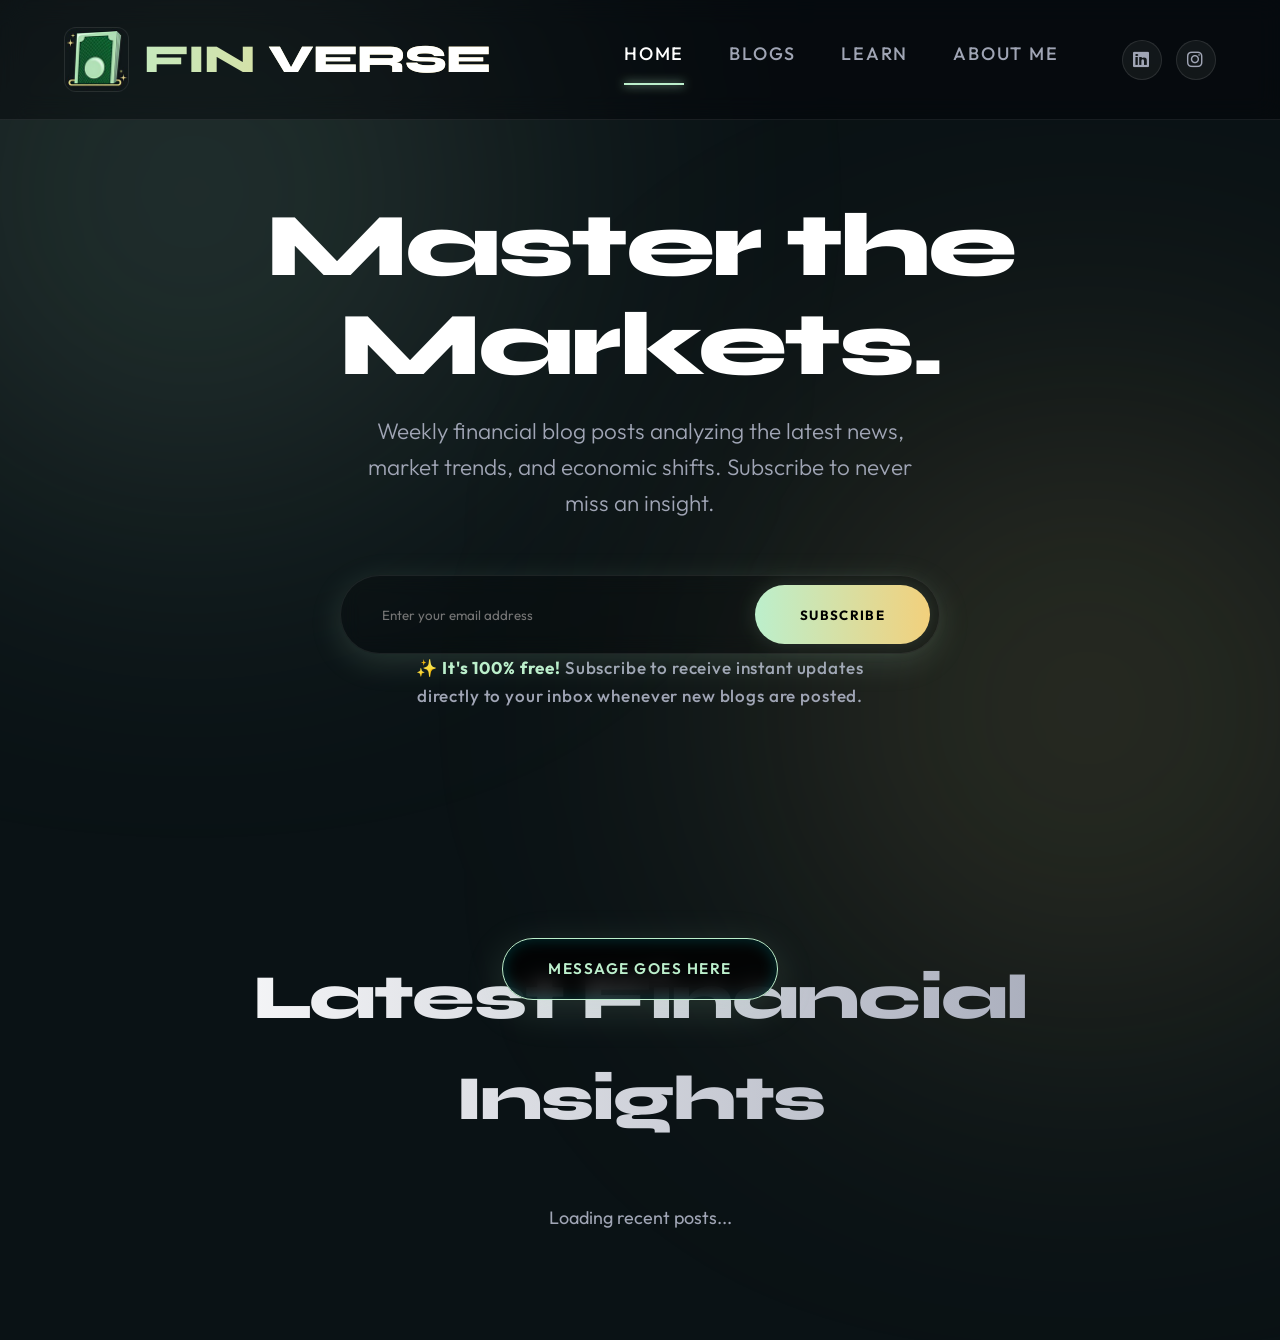
<file: frontend/index.html>
<!DOCTYPE html>
<html lang="en">
<head>
  <meta charset="UTF-8">
  <meta name="viewport" content="width=device-width, initial-scale=1.0">
  <title>FinVerse | Financial Insights & News</title>
  <meta name="description" content="Weekly financial blogs, news analysis, and market insights.">
  <link rel="stylesheet" href="styles.css?v=3">
  <link rel="stylesheet" href="https://cdnjs.cloudflare.com/ajax/libs/font-awesome/6.4.0/css/all.min.css">
</head>
<body>
  <nav>
    <a href="index.html" class="brand" style="display: flex; align-items: center; gap: 15px;">
      <div class="logo-wrapper"></div>
      Fin<span>Verse</span>
    </a>
    <div class="nav-links">
      <a href="index.html" class="active">Home</a>
      <a href="blogs.html">Blogs</a>
      <a href="learn.html">Learn</a>
      <a href="about.html">About Me</a>
      <div class="social-links-container" style="display: flex; gap: 0.8rem; margin-left: 1rem;">
        <a href="https://www.linkedin.com/in/samarth-yanjane-513295374?utm_source=share_via&utm_content=profile&utm_medium=member_android" target="_blank" class="social-icon linkedin" title="LinkedIn"><i class="fa-brands fa-linkedin"></i></a>
        <a href="https://www.instagram.com/finverse.zone/" target="_blank" class="social-icon instagram" title="Instagram"><i class="fa-brands fa-instagram"></i></a>
      </div>
    </div>
  </nav>

  <header class="hero">
    <h1>Master the Markets.</h1>
    <p>Weekly financial blog posts analyzing the latest news, market trends, and economic shifts. Subscribe to never miss an insight.</p>
    
    <form class="subscribe-form" id="subscribeForm">
      <input type="email" class="input-field" id="subEmail" placeholder="Enter your email address" required>
      <button type="submit" class="btn">Subscribe</button>
    </form>
    <p style="font-size: 0.95rem; color: var(--text-secondary); max-width: 500px; font-weight: 500; letter-spacing: 0.05em;">
      ✨ <strong style="color: var(--primary-color);">It's 100% free!</strong> Subscribe to receive instant updates directly to your inbox whenever new blogs are posted.
    </p>
  </header>

  <section id="latest">
    <h2 class="section-title">Latest Financial Insights</h2>
    <div class="grid" id="recentPostsGrid">
      <p style="text-align: center; color: var(--text-secondary);">Loading recent posts...</p>
    </div>
  </section>

  <div id="toast">Message goes here</div>

  <script src="app.js"></script>
</body>
</html>
</file>
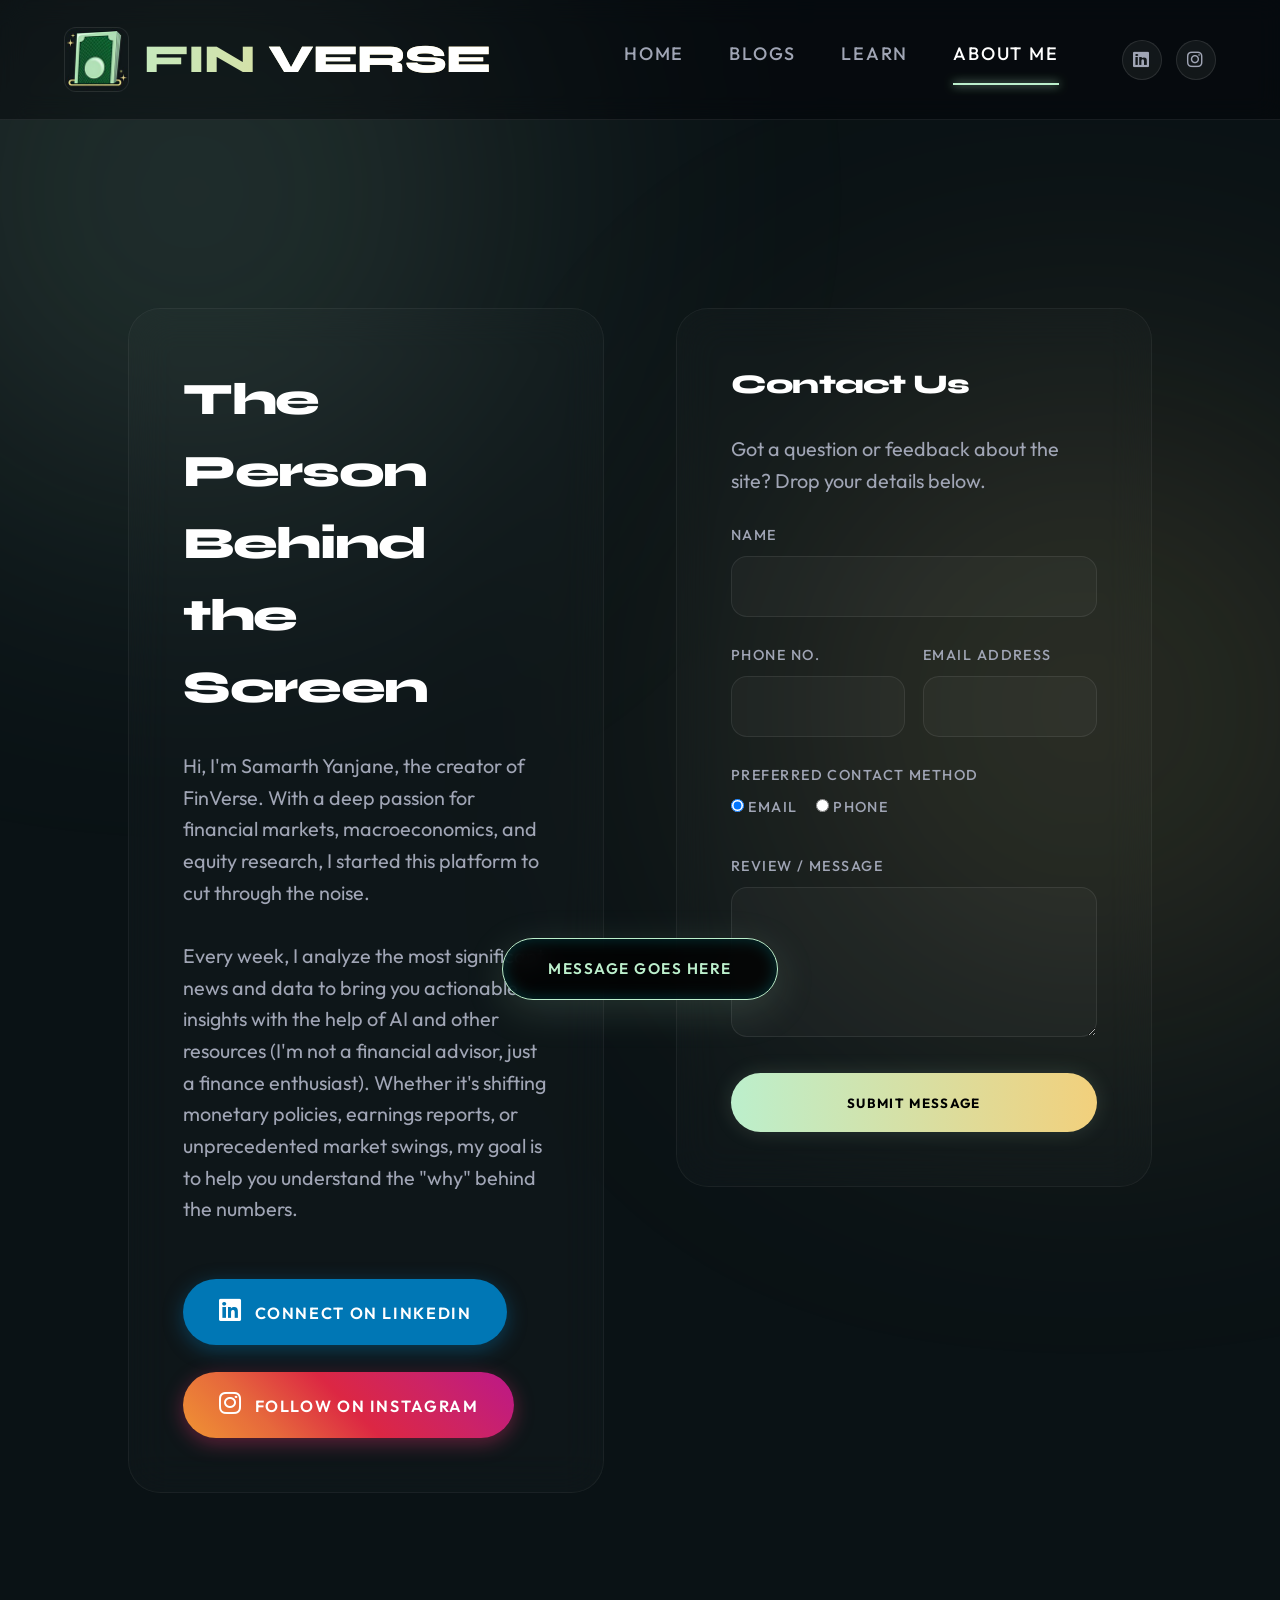
<file: frontend/about.html>
<!DOCTYPE html>
<html lang="en">
<head>
  <meta charset="UTF-8">
  <meta name="viewport" content="width=device-width, initial-scale=1.0">
  <title>About Me | FinVerse</title>
  <link rel="stylesheet" href="styles.css?v=3">
  <link rel="stylesheet" href="https://cdnjs.cloudflare.com/ajax/libs/font-awesome/6.4.0/css/all.min.css">
  <style>
    .about-split {
      display: grid;
      grid-template-columns: 1fr 1fr;
      gap: 4rem;
      align-items: start;
    }
    @media(max-width: 768px) {
      .about-split { grid-template-columns: 1fr; }
    }
    .about-text {
      font-size: 1.1rem;
      color: var(--text-secondary);
    }
  </style>
</head>
<body>
  <nav>
    <a href="index.html" class="brand" style="display: flex; align-items: center; gap: 15px;">
      <div class="logo-wrapper"></div>
      Fin<span>Verse</span>
    </a>
    <div class="nav-links">
      <a href="index.html">Home</a>
      <a href="blogs.html">Blogs</a>
      <a href="learn.html">Learn</a>
      <a href="about.html" class="active">About Me</a>
      <div class="social-links-container" style="display: flex; gap: 0.8rem; margin-left: 1rem;">
        <a href="https://www.linkedin.com/in/samarth-yanjane-513295374?utm_source=share_via&utm_content=profile&utm_medium=member_android" target="_blank" class="social-icon linkedin" title="LinkedIn"><i class="fa-brands fa-linkedin"></i></a>
        <a href="https://www.instagram.com/finverse.zone/" target="_blank" class="social-icon instagram" title="Instagram"><i class="fa-brands fa-instagram"></i></a>
      </div>
    </div>
  </nav>

  <section style="margin-top: 80px;">
    <div class="about-split">
      <div class="card visible">
        <h1 style="font-size: 2.5rem; margin-bottom: 1.5rem;">The Person Behind the Screen</h1>
        <p class="about-text">
          Hi, I'm Samarth Yanjane, the creator of FinVerse. With a deep passion for financial markets, macroeconomics, and equity research, I started this platform to cut through the noise.
          <br><br>
          Every week, I analyze the most significant news and data to bring you actionable insights with the help of AI and other resources (I'm not a financial advisor, just a finance enthusiast). Whether it's shifting monetary policies, earnings reports, or unprecedented market swings, my goal is to help you understand the "why" behind the numbers.
        </p>
        <div style="margin-top: 3rem; display: flex; flex-wrap: wrap; gap: 1.5rem;">
          <a href="https://www.linkedin.com/in/samarth-yanjane-513295374?utm_source=share_via&utm_content=profile&utm_medium=member_android" target="_blank" class="connect-btn linkedin-btn"><i class="fa-brands fa-linkedin"></i>Connect on LinkedIn</a>
          <a href="https://www.instagram.com/finverse.zone/" target="_blank" class="connect-btn instagram-btn"><i class="fa-brands fa-instagram"></i>Follow on Instagram</a>
        </div>
      </div>

      <div class="card visible">
        <h2 style="margin-bottom: 1.5rem;">Contact Us</h2>
        <p style="color: var(--text-secondary); margin-bottom: 1.5rem;">Got a question or feedback about the site? Drop your details below.</p>
        <form id="contactForm">
          <div class="form-group">
            <label>Name</label>
            <input type="text" id="contactName" class="input-field" required>
          </div>
          <div style="display: grid; grid-template-columns: 1fr 1fr; gap: 1rem;">
            <div class="form-group">
              <label>Phone No.</label>
              <input type="tel" id="contactPhone" class="input-field" required>
            </div>
            <div class="form-group">
              <label>Email Address</label>
              <input type="email" id="contactEmail" class="input-field" required>
            </div>
          </div>
          <div class="form-group">
            <label>Preferred Contact Method</label>
            <div style="display: flex; gap: 1rem; margin-top: 0.5rem; color: var(--text-secondary);">
              <label><input type="radio" name="contactMethod" value="Email" checked> Email</label>
              <label><input type="radio" name="contactMethod" value="Phone"> Phone</label>
            </div>
          </div>
          <div class="form-group">
            <label>Review / Message</label>
            <textarea id="contactReview" class="input-field" required></textarea>
          </div>
          <button type="submit" class="btn" style="width: 100%;">Submit Message</button>
        </form>
      </div>
    </div>
  </section>

  <div id="toast">Message goes here</div>

  <script src="app.js"></script>
</body>
</html>
</file>
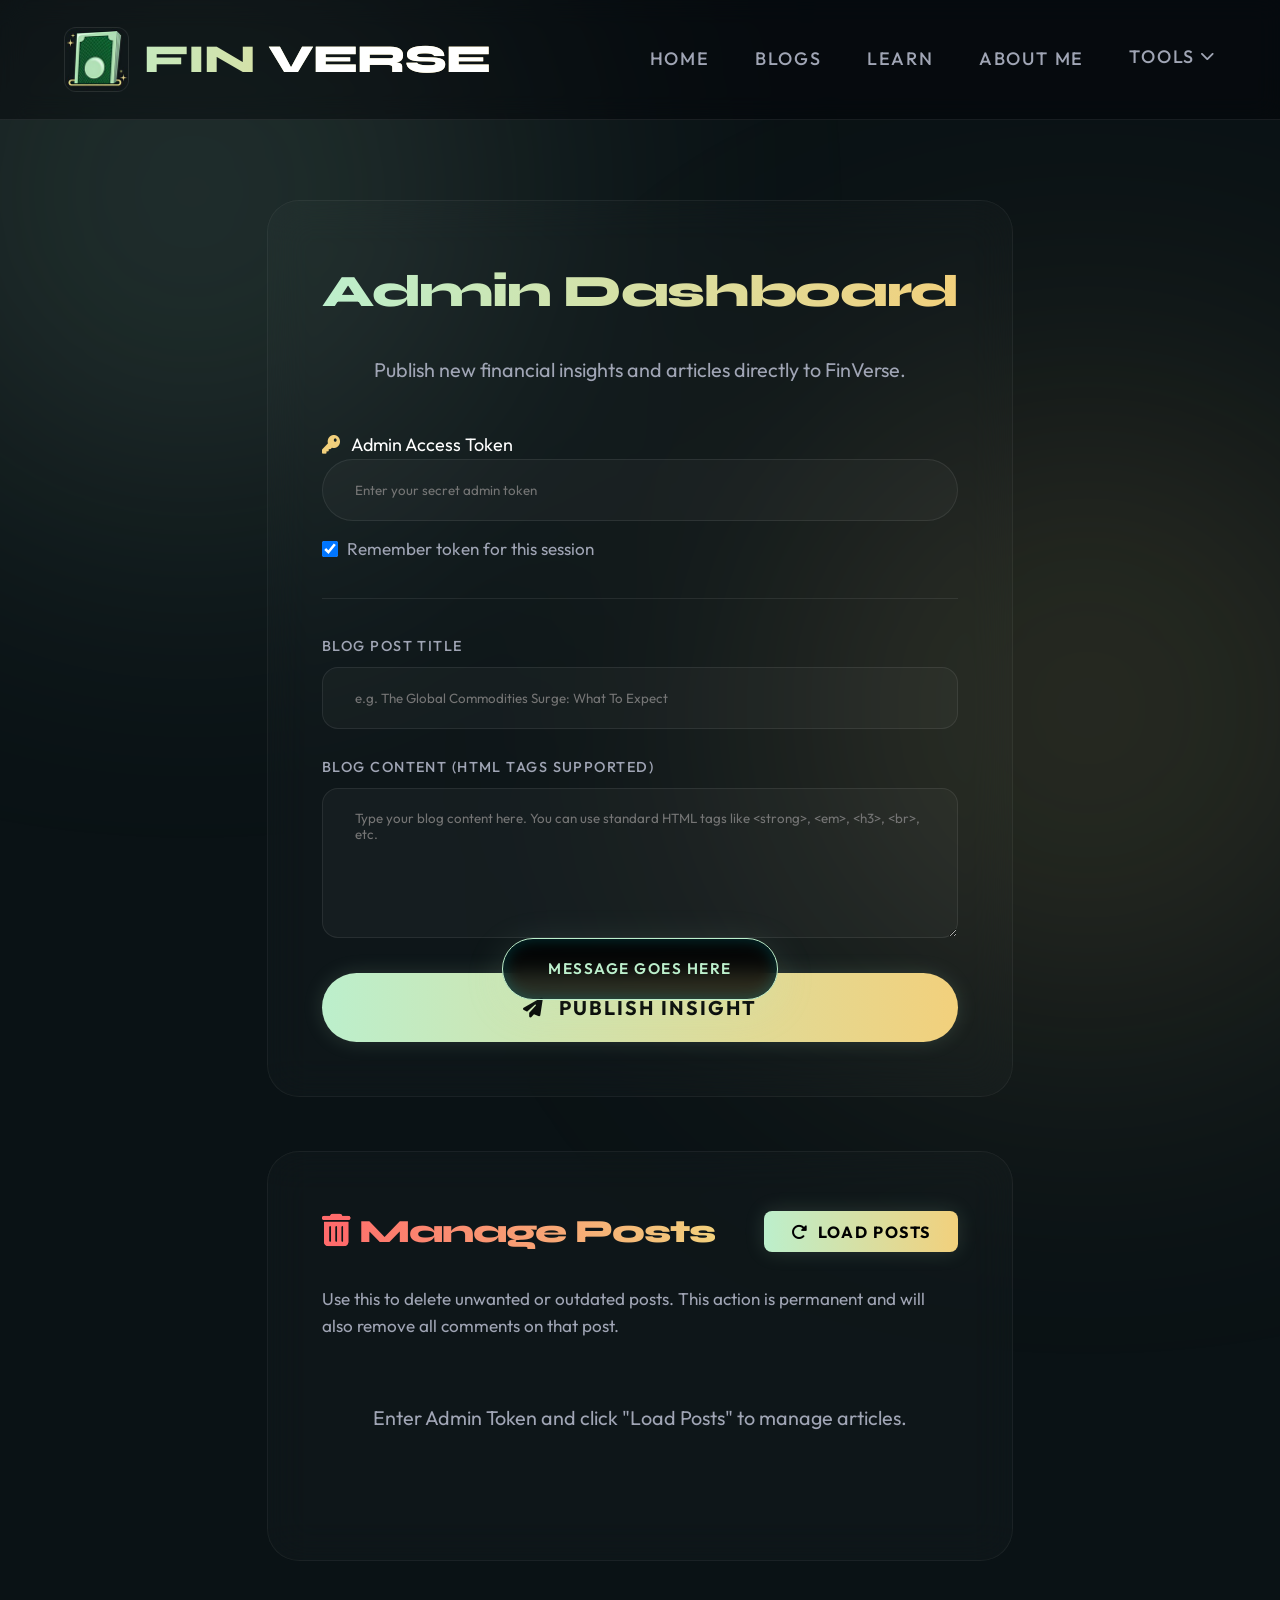
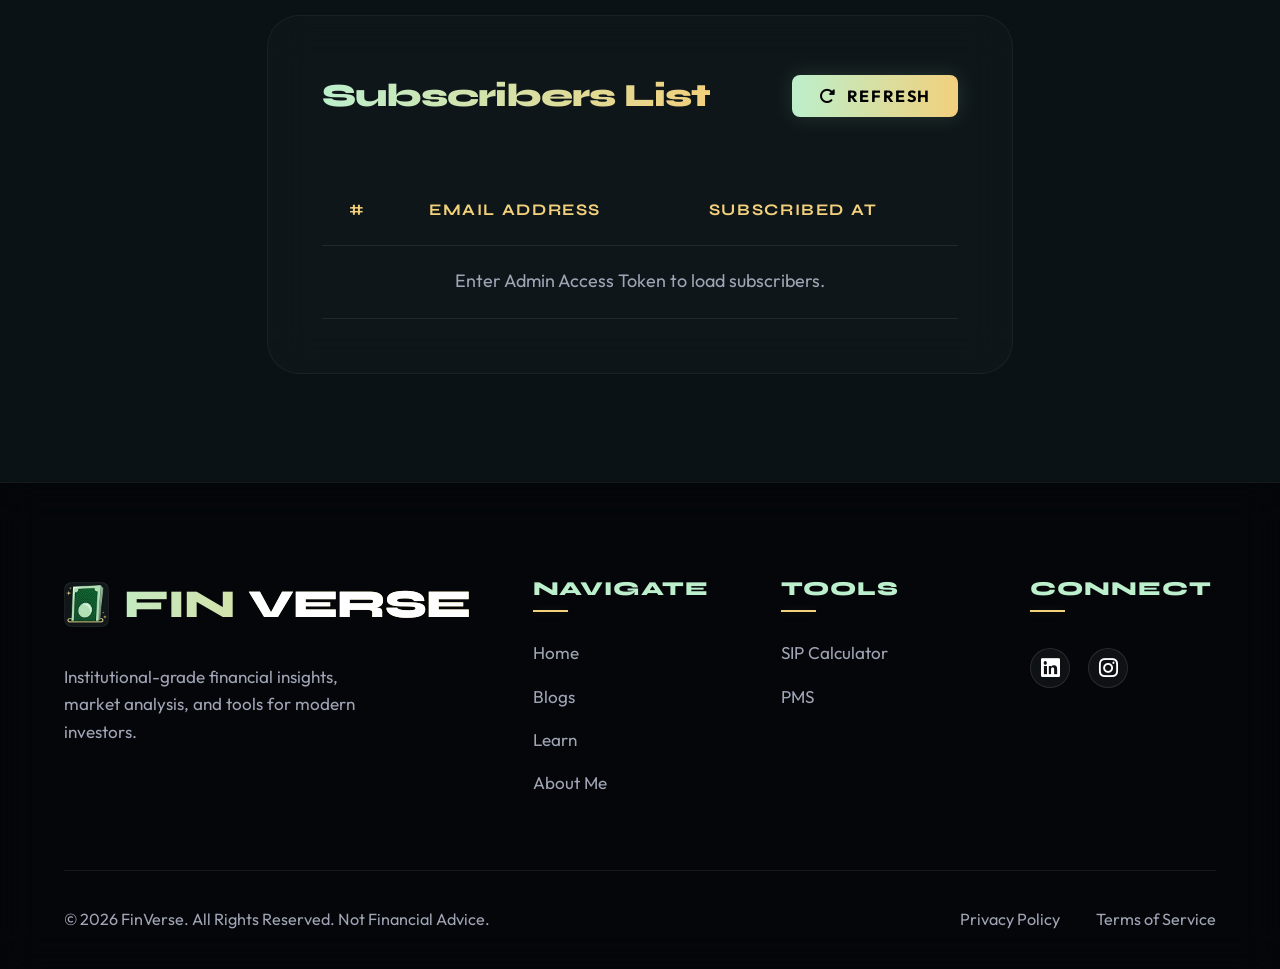
<file: frontend/admin.html>
<!DOCTYPE html>
<html lang="en">
<head>
  <meta charset="UTF-8">
  <meta name="viewport" content="width=device-width, initial-scale=1.0">
  <title>Admin Dashboard | FinVerse</title>
  <link rel="stylesheet" href="styles.css?v=3">
  <link rel="stylesheet" href="https://cdnjs.cloudflare.com/ajax/libs/font-awesome/6.4.0/css/all.min.css">
  <style>
    .admin-container {
      max-width: 800px;
      margin: 80px auto;
      padding: 0 1.5rem;
    }
    .auth-section {
      margin-bottom: 2rem;
      border-bottom: 1px solid var(--glass-border);
      padding-bottom: 2rem;
    }
    .subscribers-table {
      width: 100%;
      border-collapse: collapse;
      margin-top: 1.5rem;
    }
    .subscribers-table th, .subscribers-table td {
      padding: 1.2rem 1.5rem;
      text-align: left;
      border-bottom: 1px solid var(--glass-border);
    }
    .subscribers-table th {
      color: var(--secondary-color);
      font-family: 'Syne', sans-serif;
      font-size: 0.9rem;
      text-transform: uppercase;
      letter-spacing: 0.1em;
    }
    .subscribers-table td {
      color: var(--text-primary);
      font-size: 1rem;
    }
    .subscribers-table tr:hover {
      background: rgba(255, 255, 255, 0.02);
    }
    .post-manage-item {
      display: flex;
      align-items: flex-start;
      gap: 1.5rem;
      padding: 1.5rem;
      border: 1px solid var(--glass-border);
      border-radius: 20px;
      margin-bottom: 1rem;
      transition: var(--transition);
      background: rgba(255,255,255,0.01);
    }
    .post-manage-item:hover {
      border-color: rgba(255,255,255,0.12);
      background: rgba(255,255,255,0.03);
    }
    .post-manage-info {
      flex-grow: 1;
    }
    .post-manage-info h4 {
      font-size: 1.1rem;
      color: var(--text-primary);
      margin-bottom: 0.3rem;
      font-family: 'Outfit', sans-serif;
      letter-spacing: normal;
    }
    .post-manage-info span {
      font-size: 0.85rem;
      color: var(--text-secondary);
    }
    .delete-post-btn {
      background: rgba(255, 60, 60, 0.1);
      border: 1px solid rgba(255, 60, 60, 0.3);
      color: #ff6b6b;
      border-radius: 10px;
      padding: 0.6rem 1rem;
      font-size: 0.85rem;
      cursor: pointer;
      font-family: 'Outfit', sans-serif;
      font-weight: 600;
      transition: var(--transition);
      white-space: nowrap;
      flex-shrink: 0;
    }
    .delete-post-btn:hover {
      background: rgba(255, 60, 60, 0.25);
      border-color: #ff6b6b;
      transform: scale(1.04);
    }
  </style>
</head>
<body>
  <nav>
    <a href="index.html" class="brand" style="display: flex; align-items: center; gap: 15px;">
      <div class="logo-wrapper"></div>
      Fin<span>Verse</span>
    </a>
    <div class="nav-links">
      <a href="index.html">Home</a>
      <a href="blogs.html">Blogs</a>
      <a href="learn.html">Learn</a>
      <a href="about.html">About Me</a>
      <div class="dropdown">
        <button class="dropbtn">Tools <i class="fa-solid fa-chevron-down" style="font-size: 0.8em; margin-left: 5px;"></i></button>
        <div class="dropdown-content">
          <a href="sip-calculator.html">SIP Calculator</a>
          <a href="pms.html">PMS</a>
        </div>
      </div>
    </div>
  </nav>

  <div class="admin-container">
    <div class="card visible">
      <h1 style="font-size: 2.5rem; margin-bottom: 1.5rem; text-align: center; background: linear-gradient(90deg, var(--primary-color), var(--secondary-color)); -webkit-background-clip: text; -webkit-text-fill-color: transparent;">
        Admin Dashboard
      </h1>
      <p style="text-align: center; color: var(--text-secondary); margin-bottom: 2.5rem;">
        Publish new financial insights and articles directly to FinVerse.
      </p>

      <!-- Auth Verification Section -->
      <div class="auth-section">
        <div class="form-group">
          <label for="adminToken"><i class="fa-solid fa-key" style="color: var(--secondary-color); margin-right: 8px;"></i> Admin Access Token</label>
          <input type="password" id="adminToken" class="input-field" placeholder="Enter your secret admin token" required>
          <div style="margin-top: 0.8rem; display: flex; align-items: center; gap: 0.5rem; color: var(--text-secondary); font-size: 0.9rem;">
            <input type="checkbox" id="rememberToken" checked style="cursor: pointer; width: 16px; height: 16px;">
            <label for="rememberToken" style="margin: 0; text-transform: none; letter-spacing: normal; font-size: 0.95rem; cursor: pointer;">Remember token for this session</label>
          </div>
        </div>
      </div>

      <!-- Article Composition Form -->
      <form id="adminPublishForm">
        <div class="form-group">
          <label for="postTitle">Blog Post Title</label>
          <input type="text" id="postTitle" class="input-field" placeholder="e.g. The Global Commodities Surge: What To Expect" required>
        </div>

        <div class="form-group">
          <label for="postContent">Blog Content (HTML Tags Supported)</label>
          <textarea id="postContent" class="input-field" placeholder="Type your blog content here. You can use standard HTML tags like <strong>, <em>, <h3>, <br>, etc." required></textarea>
        </div>

        <button type="submit" class="btn" style="width: 100%; font-size: 1.1rem; padding: 1.2rem;" id="publishBtn">
          <i class="fa-solid fa-paper-plane" style="margin-right: 8px;"></i> Publish Insight
        </button>
      </form>
    </div>

    <!-- Manage & Delete Posts Section -->
    <div class="card visible" style="margin-top: 3rem;" id="managePostsCard">
      <div style="display: flex; justify-content: space-between; align-items: center; margin-bottom: 1.5rem; flex-wrap: wrap; gap: 1rem;">
        <h2 style="font-size: 1.8rem; background: linear-gradient(90deg, #ff6b6b, var(--secondary-color)); -webkit-background-clip: text; -webkit-text-fill-color: transparent;">
          <i class="fa-solid fa-trash-can" style="-webkit-text-fill-color: #ff6b6b; margin-right: 10px;"></i>Manage Posts
        </h2>
        <button id="loadPostsBtn" class="btn" style="padding: 0.6rem 1.5rem; font-size: 0.9rem; border-radius: 8px;">
          <i class="fa-solid fa-rotate-right" style="margin-right: 5px;"></i> Load Posts
        </button>
      </div>
      <p style="color: var(--text-secondary); font-size: 0.95rem; margin-bottom: 1.5rem;">Use this to delete unwanted or outdated posts. This action is permanent and will also remove all comments on that post.</p>
      <div id="postsManageList">
        <p style="text-align: center; color: var(--text-secondary); padding: 2rem 0;">Enter Admin Token and click "Load Posts" to manage articles.</p>
      </div>
    </div>

    <!-- Subscribers List Section -->
    <div class="card visible" style="margin-top: 3rem;">
      <div style="display: flex; justify-content: space-between; align-items: center; margin-bottom: 1.5rem; flex-wrap: wrap; gap: 1rem;">
        <h2 style="font-size: 1.8rem; background: linear-gradient(90deg, var(--primary-color), var(--secondary-color)); -webkit-background-clip: text; -webkit-text-fill-color: transparent;">
          Subscribers List
        </h2>
        <button id="refreshSubscribersBtn" class="btn" style="padding: 0.6rem 1.5rem; font-size: 0.9rem; border-radius: 8px;">
          <i class="fa-solid fa-rotate-right" style="margin-right: 5px;"></i> Refresh
        </button>
      </div>
      
      <div style="overflow-x: auto;">
        <table class="subscribers-table">
          <thead>
            <tr>
              <th style="width: 80px;">#</th>
              <th>Email Address</th>
              <th>Subscribed At</th>
            </tr>
          </thead>
          <tbody id="subscribersList">
            <tr>
              <td colspan="3" style="text-align: center; color: var(--text-secondary);">
                Enter Admin Access Token to load subscribers.
              </td>
            </tr>
          </tbody>
        </table>
      </div>
    </div>
  </div>

  <footer class="site-footer">
    <div class="footer-grid">
      <div class="footer-brand-section">
        <a href="index.html" class="brand" style="display: flex; align-items: center; gap: 15px;">
          <div class="logo-wrapper" style="width: 45px; height: 45px; border-radius: 8px;"></div>
          Fin<span>Verse</span>
        </a>
        <p class="footer-brand-desc">Institutional-grade financial insights, market analysis, and tools for modern investors.</p>
      </div>

      <div class="footer-column">
        <h4>Navigate</h4>
        <ul>
          <li><a href="index.html">Home</a></li>
          <li><a href="blogs.html">Blogs</a></li>
          <li><a href="learn.html">Learn</a></li>
          <li><a href="about.html">About Me</a></li>
        </ul>
      </div>

      <div class="footer-column">
        <h4>Tools</h4>
        <ul>
          <li><a href="sip-calculator.html">SIP Calculator</a></li>
          <li><a href="pms.html">PMS</a></li>
        </ul>
      </div>

      <div class="footer-column">
        <h4>Connect</h4>
        <div class="footer-social-links">
          <a href="https://www.linkedin.com/in/samarth-yanjane-513295374?utm_source=share_via&utm_content=profile&utm_medium=member_android" target="_blank" class="social-icon linkedin" title="LinkedIn"><i class="fa-brands fa-linkedin"></i></a>
          <a href="https://www.instagram.com/finverse.zone/" target="_blank" class="social-icon instagram" title="Instagram"><i class="fa-brands fa-instagram"></i></a>
        </div>
      </div>
    </div>

    <div class="footer-bottom">
      <p>&copy; 2026 FinVerse. All Rights Reserved. Not Financial Advice.</p>
      <div class="footer-bottom-links">
        <a href="privacy.html">Privacy Policy</a>
        <a href="terms.html">Terms of Service</a>
      </div>
    </div>
  </footer>

  <div id="toast">Message goes here</div>

  <script>
    // Dynamically resolve backend API origin
    const API_BASE = (window.location.hostname === 'localhost' || window.location.hostname === '127.0.0.1') && window.location.port !== '8000'
      ? 'http://localhost:8000'
      : window.location.origin;

    function showToast(message, isError = false) {
      const toast = document.getElementById('toast');
      if(!toast) return;
      toast.innerText = message;
      toast.style.borderColor = isError ? 'var(--secondary-color)' : 'var(--primary-color)';
      toast.style.color = isError ? 'var(--secondary-color)' : 'var(--primary-color)';
      toast.classList.add('show');
      setTimeout(() => {
        toast.classList.remove('show');
      }, 3000);
    }

    async function fetchSubscribers() {
      const token = document.getElementById('adminToken').value.trim();
      const listContainer = document.getElementById('subscribersList');
      if (!listContainer) return;

      if (!token) {
        listContainer.innerHTML = '<tr><td colspan="3" style="text-align: center; color: var(--text-secondary);">Enter Admin Access Token to load subscribers.</td></tr>';
        return;
      }

      listContainer.innerHTML = '<tr><td colspan="3" style="text-align: center; color: var(--text-secondary);"><i class="fa-solid fa-circle-notch fa-spin" style="margin-right: 8px;"></i>Loading subscribers...</td></tr>';

      try {
        const response = await fetch(`${API_BASE}/subscribers/`, {
          method: 'GET',
          headers: {
            'X-Admin-Token': token
          }
        });

        if (response.ok) {
          const subscribers = await response.json();
          if (subscribers.length === 0) {
            listContainer.innerHTML = '<tr><td colspan="3" style="text-align: center; color: var(--text-secondary);">No subscribers yet.</td></tr>';
            return;
          }
          listContainer.innerHTML = '';
          subscribers.forEach((sub, idx) => {
            const row = document.createElement('tr');
            const dateStr = new Date(sub.subscribed_at).toLocaleString();
            row.innerHTML = `
              <td style="color: var(--text-secondary); font-weight: 500;">${idx + 1}</td>
              <td style="font-weight: 600; color: var(--text-primary);">${sub.email}</td>
              <td style="color: var(--text-secondary);">${dateStr}</td>
            `;
            listContainer.appendChild(row);
          });
        } else {
          listContainer.innerHTML = '<tr><td colspan="3" style="text-align: center; color: var(--secondary-color);">Failed to load subscribers. Check your Admin Token.</td></tr>';
        }
      } catch (err) {
        listContainer.innerHTML = '<tr><td colspan="3" style="text-align: center; color: var(--secondary-color);">Network error loading subscribers.</td></tr>';
      }
    }

    async function loadPostsForManagement() {
      const token = document.getElementById('adminToken').value.trim();
      const listContainer = document.getElementById('postsManageList');
      if (!listContainer) return;

      if (!token) {
        listContainer.innerHTML = '<p style="text-align: center; color: var(--secondary-color); padding: 2rem 0;">Please enter your Admin Token first.</p>';
        return;
      }

      listContainer.innerHTML = '<p style="text-align: center; color: var(--text-secondary); padding: 2rem 0;"><i class="fa-solid fa-circle-notch fa-spin" style="margin-right: 8px;"></i>Loading posts...</p>';

      try {
        const res = await fetch(`${API_BASE}/posts/`);
        if (!res.ok) throw new Error('Failed');
        const posts = await res.json();

        if (posts.length === 0) {
          listContainer.innerHTML = '<p style="text-align: center; color: var(--text-secondary); padding: 2rem 0;">No posts found.</p>';
          return;
        }

        listContainer.innerHTML = '';
        posts.forEach(post => {
          const item = document.createElement('div');
          item.className = 'post-manage-item';
          const dateStr = new Date(post.created_at).toLocaleDateString(undefined, { year: 'numeric', month: 'short', day: 'numeric' });
          item.innerHTML = `
            <div class="post-manage-info">
              <h4>${post.title}</h4>
              <span><i class="fa-regular fa-calendar" style="margin-right: 5px;"></i>${dateStr} &nbsp;&bull;&nbsp; ID: ${post.id} &nbsp;&bull;&nbsp; ${post.comments ? post.comments.length : 0} comments</span>
            </div>
            <button class="delete-post-btn" onclick="deletePost(${post.id}, this)">
              <i class="fa-solid fa-trash" style="margin-right: 5px;"></i> Delete
            </button>
          `;
          listContainer.appendChild(item);
        });
      } catch(err) {
        listContainer.innerHTML = '<p style="text-align: center; color: #ff6b6b; padding: 2rem 0;">Error loading posts. Is the backend running?</p>';
      }
    }

    async function deletePost(postId, btn) {
      const token = document.getElementById('adminToken').value.trim();
      if (!token) {
        showToast('Admin Token required!', true);
        return;
      }
      if (!confirm(`Are you sure you want to permanently delete post ID ${postId}? This cannot be undone.`)) return;

      btn.disabled = true;
      btn.innerHTML = '<i class="fa-solid fa-circle-notch fa-spin"></i>';

      try {
        const res = await fetch(`${API_BASE}/posts/${postId}`, {
          method: 'DELETE',
          headers: { 'X-Admin-Token': token }
        });
        if (!res.ok) {
          const err = await res.json();
          showToast(err.detail || 'Delete failed!', true);
          btn.disabled = false;
          btn.innerHTML = '<i class="fa-solid fa-trash" style="margin-right: 5px;"></i> Delete';
          return;
        }
        showToast('Post deleted successfully!');
        // Remove the item from the DOM
        btn.closest('.post-manage-item').remove();
      } catch(err) {
        showToast('Network error while deleting.', true);
        btn.disabled = false;
        btn.innerHTML = '<i class="fa-solid fa-trash" style="margin-right: 5px;"></i> Delete';
      }
    }

    // Load saved session token if exists
    document.addEventListener("DOMContentLoaded", () => {
      const savedToken = sessionStorage.getItem('adminToken');
      if (savedToken) {
        document.getElementById('adminToken').value = savedToken;
        fetchSubscribers();
      }

      const refreshBtn = document.getElementById('refreshSubscribersBtn');
      if (refreshBtn) {
        refreshBtn.addEventListener('click', fetchSubscribers);
      }

      const tokenInput = document.getElementById('adminToken');
      if (tokenInput) {
        tokenInput.addEventListener('change', fetchSubscribers);
      }

      const loadPostsBtn = document.getElementById('loadPostsBtn');
      if (loadPostsBtn) {
        loadPostsBtn.addEventListener('click', loadPostsForManagement);
      }
    });

    // Handle Publish submission
    const form = document.getElementById('adminPublishForm');
    form.addEventListener('submit', async (e) => {
      e.preventDefault();
      
      const title = document.getElementById('postTitle').value.trim();
      const content = document.getElementById('postContent').value.trim();
      const token = document.getElementById('adminToken').value.trim();
      const remember = document.getElementById('rememberToken').checked;
      
      if (!token) {
        showToast("Access Token is required to publish posts!", true);
        return;
      }

      const publishBtn = document.getElementById('publishBtn');
      publishBtn.disabled = true;
      publishBtn.innerHTML = '<i class="fa-solid fa-circle-notch fa-spin" style="margin-right: 8px;"></i> Publishing...';

      try {
        const response = await fetch(`${API_BASE}/posts/`, {
          method: 'POST',
          headers: {
            'Content-Type': 'application/json',
            'X-Admin-Token': token
          },
          body: JSON.stringify({ title, content })
        });

        if (response.ok) {
          const postData = await response.json();
          showToast("Successfully published! Subscribers notified.");
          form.reset();
          
          if (remember) {
            sessionStorage.setItem('adminToken', token);
          } else {
            sessionStorage.removeItem('adminToken');
          }
          
          // Re-populate token field after reset
          document.getElementById('adminToken').value = token;
        } else {
          const errData = await response.json();
          showToast(errData.detail || "Unauthorized! Please check your Admin Token.", true);
        }
      } catch (err) {
        showToast("Network Error: Could not connect to API server.", true);
      } finally {
        publishBtn.disabled = false;
        publishBtn.innerHTML = '<i class="fa-solid fa-paper-plane" style="margin-right: 8px;"></i> Publish Insight';
      }
    });
  </script>
</body>
</html>
</file>
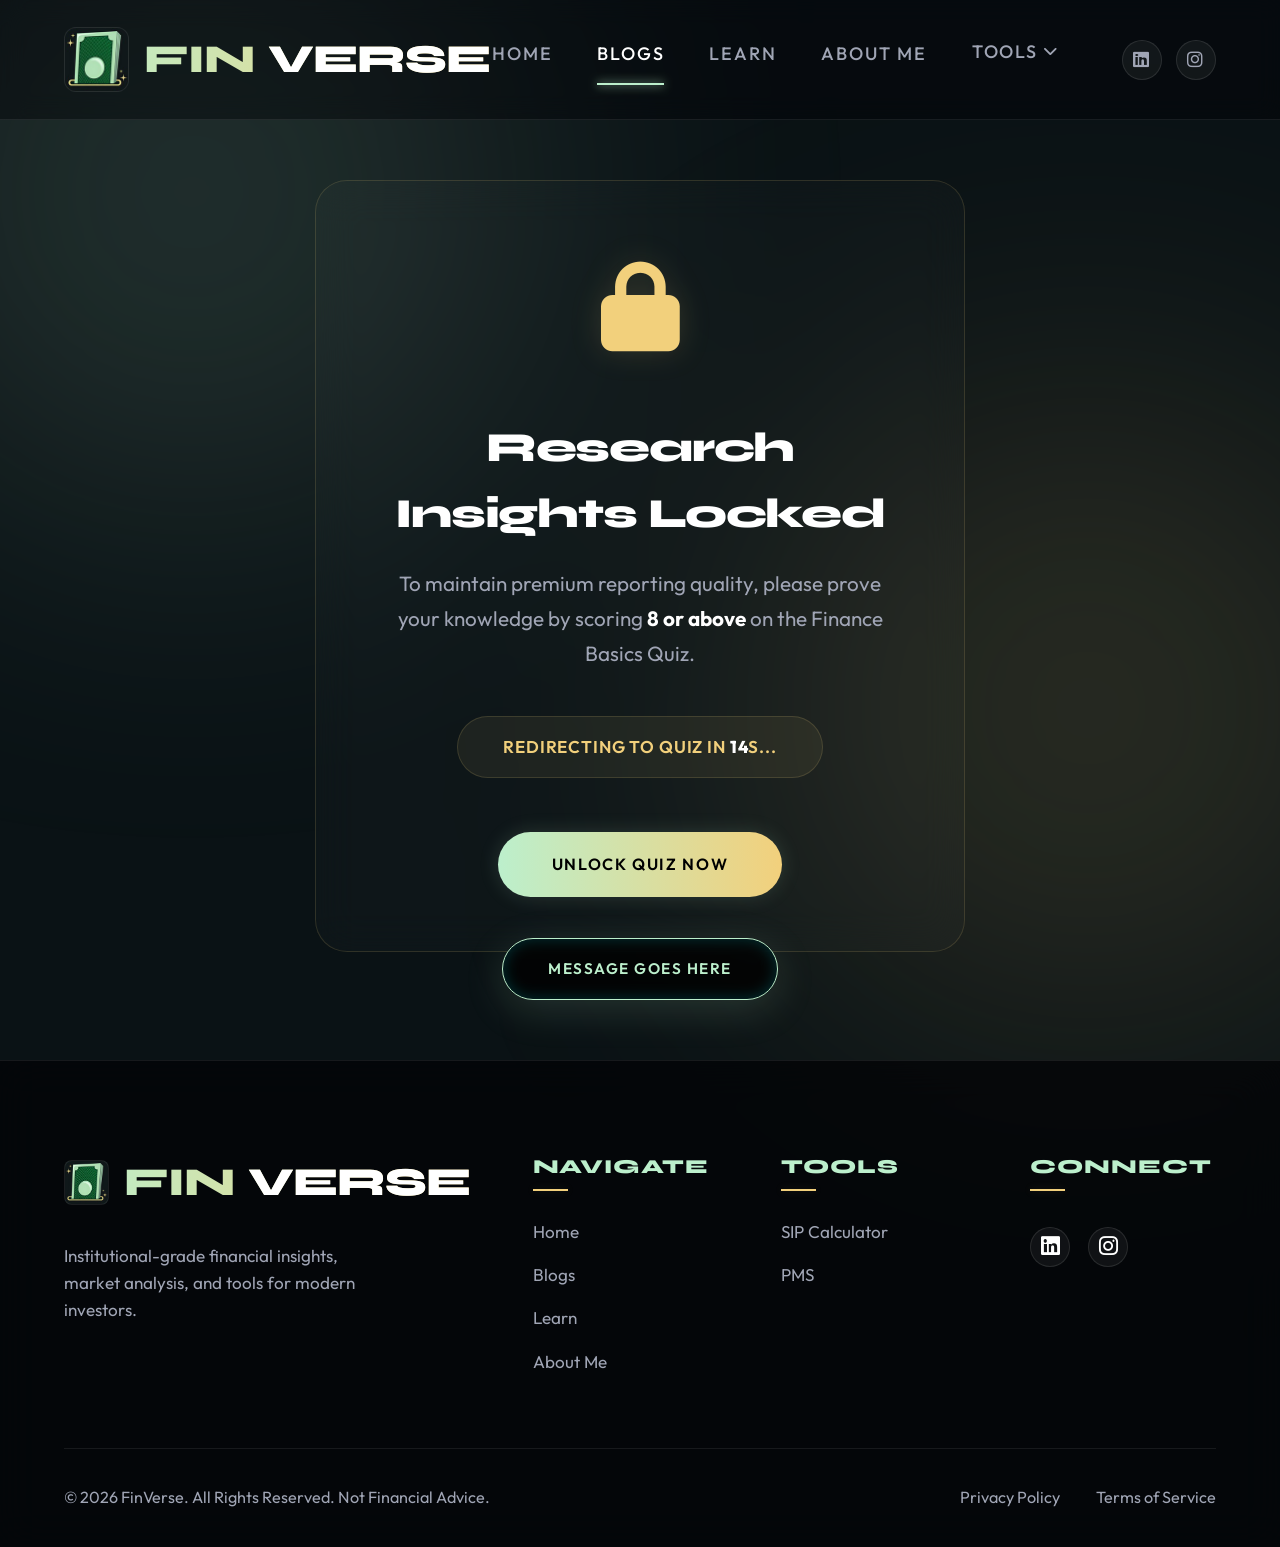
<file: frontend/blogs.html>
<!DOCTYPE html>
<html lang="en">
<head>
  <meta charset="UTF-8">
  <meta name="viewport" content="width=device-width, initial-scale=1.0">
  <title>Blogs | FinVerse Insights</title>
  <meta name="description" content="Premium financial insights, market analysis, and macroeconomic breakdowns on FinVerse.">
  <link rel="stylesheet" href="styles.css?v=3">
  <link rel="stylesheet" href="https://cdnjs.cloudflare.com/ajax/libs/font-awesome/6.4.0/css/all.min.css">
  <style>
    /* ========== BLOG PAGE UNIQUE STYLES ========== */

    /* Scrolling ticker banner */
    .news-ticker-wrap {
      overflow: hidden;
      background: rgba(188, 239, 204, 0.04);
      border-top: 1px solid var(--glass-border);
      border-bottom: 1px solid var(--glass-border);
      padding: 0.7rem 0;
      position: relative;
    }
    .news-ticker-track {
      display: flex;
      gap: 4rem;
      white-space: nowrap;
      animation: tickerScroll 30s linear infinite;
    }
    .news-ticker-wrap:hover .news-ticker-track {
      animation-play-state: paused;
    }
    .ticker-item {
      display: inline-flex;
      align-items: center;
      gap: 0.6rem;
      font-size: 0.85rem;
      color: var(--text-secondary);
      font-weight: 500;
      letter-spacing: 0.05em;
    }
    .ticker-item .dot {
      width: 6px;
      height: 6px;
      border-radius: 50%;
      background: var(--primary-color);
      flex-shrink: 0;
    }
    @keyframes tickerScroll {
      0% { transform: translateX(0); }
      100% { transform: translateX(-50%); }
    }

    /* -------- Controls / Search -------- */
    .blog-page-header {
      text-align: center;
      padding: 3rem 5% 1rem 5%;
    }
    .blog-eyebrow {
      display: inline-flex;
      align-items: center;
      gap: 8px;
      background: rgba(188, 239, 204, 0.08);
      border: 1px solid rgba(188, 239, 204, 0.2);
      border-radius: 100px;
      padding: 0.4rem 1.2rem;
      font-size: 0.8rem;
      font-weight: 700;
      color: var(--primary-color);
      text-transform: uppercase;
      letter-spacing: 0.15em;
      margin-bottom: 1.5rem;
    }
    .blog-eyebrow::before {
      content: '';
      width: 8px;
      height: 8px;
      border-radius: 50%;
      background: var(--primary-color);
      box-shadow: 0 0 8px var(--primary-color);
      animation: pulse 2s ease infinite;
    }
    @keyframes pulse {
      0%, 100% { opacity: 1; transform: scale(1); }
      50% { opacity: 0.6; transform: scale(1.3); }
    }

    .controls-wrapper {
      max-width: 860px;
      margin: 2rem auto 2.5rem auto;
      display: flex;
      flex-direction: column;
      gap: 1.2rem;
    }
    .search-container {
      position: relative;
    }
    .search-container i.search-icon {
      position: absolute;
      left: 1.5rem;
      top: 50%;
      transform: translateY(-50%);
      color: var(--text-secondary);
      font-size: 1rem;
      pointer-events: none;
    }
    .search-input {
      width: 100%;
      padding: 1.1rem 1.8rem 1.1rem 3.5rem;
      background: rgba(255, 255, 255, 0.02);
      border: 1px solid var(--glass-border);
      border-radius: 100px;
      color: var(--text-primary);
      font-family: 'Outfit', sans-serif;
      font-size: 1rem;
      outline: none;
      transition: var(--transition);
      backdrop-filter: blur(10px);
    }
    .search-input:focus {
      border-color: var(--primary-color);
      box-shadow: 0 0 20px rgba(188, 239, 204, 0.1);
    }
    .categories-container {
      display: flex;
      justify-content: center;
      gap: 0.6rem;
      flex-wrap: wrap;
    }
    .category-pill {
      padding: 0.5rem 1.3rem;
      background: rgba(255, 255, 255, 0.02);
      border: 1px solid var(--glass-border);
      color: var(--text-secondary);
      border-radius: 100px;
      cursor: pointer;
      font-family: 'Outfit', sans-serif;
      font-size: 0.85rem;
      font-weight: 600;
      transition: var(--transition);
      text-transform: uppercase;
      letter-spacing: 0.08em;
    }
    .category-pill:hover {
      border-color: rgba(255,255,255,0.18);
      color: var(--text-primary);
      transform: translateY(-2px);
    }
    .category-pill.active {
      background: linear-gradient(90deg, rgba(188,239,204,0.15), rgba(242,208,124,0.15));
      color: var(--primary-color);
      border-color: rgba(188, 239, 204, 0.3);
      box-shadow: 0 0 20px rgba(188,239,204,0.1);
    }

    /* -------- FEATURED HERO POST -------- */
    .featured-post-wrap {
      max-width: 1100px;
      margin: 0 auto;
      padding: 0 5% 4rem 5%;
    }
    .featured-post-card {
      position: relative;
      border-radius: 36px;
      overflow: hidden;
      background: rgba(255,255,255,0.02);
      border: 1px solid rgba(255,255,255,0.07);
      display: grid;
      grid-template-columns: 1fr 1fr;
      min-height: 380px;
      cursor: pointer;
      transition: var(--transition);
    }
    .featured-post-card:hover {
      border-color: rgba(188, 239, 204, 0.2);
      box-shadow: 0 30px 80px rgba(0,0,0,0.6), 0 0 60px rgba(188,239,204,0.07);
      transform: translateY(-4px);
    }
    .featured-post-visual {
      position: relative;
      background: linear-gradient(135deg, rgba(188,239,204,0.08) 0%, rgba(242,208,124,0.04) 100%);
      display: flex;
      align-items: center;
      justify-content: center;
      overflow: hidden;
    }
    .featured-post-visual::before {
      content: '';
      position: absolute;
      inset: 0;
      background: radial-gradient(circle at 30% 40%, rgba(188,239,204,0.15) 0%, transparent 70%),
                  radial-gradient(circle at 80% 70%, rgba(242,208,124,0.1) 0%, transparent 60%);
    }
    .featured-post-visual .big-icon {
      font-size: 7rem;
      opacity: 0.12;
      position: absolute;
      bottom: -1rem;
      right: -1rem;
      transform: rotate(-10deg);
    }
    .featured-rank-badge {
      position: absolute;
      top: 1.5rem;
      left: 1.5rem;
      background: linear-gradient(135deg, var(--primary-color), var(--secondary-color));
      color: #000;
      font-size: 0.7rem;
      font-weight: 900;
      letter-spacing: 0.15em;
      text-transform: uppercase;
      padding: 0.4rem 1rem;
      border-radius: 100px;
      display: flex;
      align-items: center;
      gap: 5px;
    }
    .featured-post-content {
      padding: 3rem;
      display: flex;
      flex-direction: column;
      justify-content: space-between;
    }
    .featured-cat-tag {
      display: inline-block;
      padding: 0.3rem 0.9rem;
      border-radius: 100px;
      font-size: 0.72rem;
      font-weight: 700;
      color: #000;
      background: var(--secondary-color);
      margin-bottom: 1.2rem;
      text-transform: uppercase;
      letter-spacing: 0.1em;
    }
    .featured-post-title {
      font-size: 1.9rem;
      font-family: 'Syne', sans-serif;
      font-weight: 800;
      line-height: 1.2;
      color: var(--text-primary);
      margin-bottom: 1rem;
      background: linear-gradient(135deg, #fff 40%, #a0a5b5);
      -webkit-background-clip: text;
      -webkit-text-fill-color: transparent;
    }
    .featured-post-excerpt {
      color: var(--text-secondary);
      font-size: 1rem;
      line-height: 1.7;
      margin-bottom: 2rem;
      flex-grow: 1;
    }
    .featured-post-footer {
      display: flex;
      align-items: center;
      justify-content: space-between;
    }
    .featured-meta {
      font-size: 0.82rem;
      color: var(--text-secondary);
      display: flex;
      align-items: center;
      gap: 1rem;
    }
    .featured-meta div {
      display: flex;
      align-items: center;
      gap: 5px;
    }
    .featured-read-btn {
      display: inline-flex;
      align-items: center;
      gap: 8px;
      background: linear-gradient(90deg, var(--primary-color), var(--secondary-color));
      color: #000;
      font-weight: 700;
      font-size: 0.85rem;
      text-transform: uppercase;
      letter-spacing: 0.1em;
      border: none;
      border-radius: 100px;
      padding: 0.8rem 1.8rem;
      cursor: pointer;
      text-decoration: none;
      transition: var(--transition);
    }
    .featured-read-btn:hover {
      filter: brightness(1.1);
      transform: translateX(3px);
    }

    /* -------- ARTICLE LIST (ranked below) -------- */
    .articles-section {
      max-width: 1100px;
      margin: 0 auto;
      padding: 0 5% 6rem 5%;
    }
    .articles-section-header {
      display: flex;
      align-items: center;
      gap: 1rem;
      margin-bottom: 2.5rem;
      padding-bottom: 1.5rem;
      border-bottom: 1px solid var(--glass-border);
    }
    .articles-section-header h2 {
      font-size: 1.3rem;
      color: var(--text-secondary);
      font-family: 'Outfit', sans-serif;
      font-weight: 600;
      text-transform: uppercase;
      letter-spacing: 0.15em;
    }
    .articles-section-header .divider-line {
      flex-grow: 1;
      height: 1px;
      background: linear-gradient(90deg, var(--glass-border), transparent);
    }

    /* Ranked Article List Item */
    .article-list-item {
      display: grid;
      grid-template-columns: 60px 1fr auto;
      align-items: center;
      gap: 1.5rem;
      padding: 1.8rem;
      border: 1px solid var(--glass-border);
      border-radius: 24px;
      margin-bottom: 1rem;
      cursor: pointer;
      transition: var(--transition);
      background: rgba(255,255,255,0.01);
      position: relative;
      overflow: hidden;
    }
    .article-list-item::before {
      content: '';
      position: absolute;
      top: 0; left: 0; width: 0; height: 100%;
      background: linear-gradient(90deg, rgba(188,239,204,0.04), transparent);
      transition: var(--transition);
    }
    .article-list-item:hover::before {
      width: 100%;
    }
    .article-list-item:hover {
      border-color: rgba(188, 239, 204, 0.2);
      transform: translateX(6px);
      box-shadow: -6px 0 0 var(--primary-color), 0 10px 40px rgba(0,0,0,0.3);
    }
    .article-rank-num {
      font-size: 2.2rem;
      font-weight: 900;
      font-family: 'Syne', sans-serif;
      background: linear-gradient(135deg, rgba(188,239,204,0.4), rgba(242,208,124,0.2));
      -webkit-background-clip: text;
      -webkit-text-fill-color: transparent;
      text-align: center;
      line-height: 1;
      flex-shrink: 0;
    }
    .article-rank-num.top3 {
      background: linear-gradient(135deg, var(--primary-color), var(--secondary-color));
      -webkit-background-clip: text;
      -webkit-text-fill-color: transparent;
    }
    .article-info {
      min-width: 0;
    }
    .article-info-header {
      display: flex;
      align-items: center;
      gap: 0.8rem;
      margin-bottom: 0.5rem;
      flex-wrap: wrap;
    }
    .article-tag {
      padding: 0.15rem 0.65rem;
      border-radius: 100px;
      font-size: 0.68rem;
      font-weight: 700;
      color: #000;
      background: var(--secondary-color);
      text-transform: uppercase;
      letter-spacing: 0.08em;
      flex-shrink: 0;
    }
    .article-date {
      font-size: 0.8rem;
      color: var(--text-secondary);
      display: flex;
      align-items: center;
      gap: 4px;
    }
    .article-title {
      font-size: 1.15rem;
      font-weight: 700;
      color: var(--text-primary);
      font-family: 'Syne', sans-serif;
      letter-spacing: -0.01em;
      margin-bottom: 0.4rem;
      white-space: nowrap;
      overflow: hidden;
      text-overflow: ellipsis;
    }
    .article-excerpt {
      font-size: 0.9rem;
      color: var(--text-secondary);
      white-space: nowrap;
      overflow: hidden;
      text-overflow: ellipsis;
    }
    .article-cta {
      display: flex;
      flex-direction: column;
      align-items: flex-end;
      gap: 0.5rem;
      flex-shrink: 0;
    }
    .read-time-badge {
      font-size: 0.78rem;
      color: var(--text-secondary);
      background: rgba(255,255,255,0.04);
      border: 1px solid var(--glass-border);
      border-radius: 100px;
      padding: 0.3rem 0.8rem;
      display: flex;
      align-items: center;
      gap: 4px;
      white-space: nowrap;
    }
    .read-more-arrow {
      color: var(--primary-color);
      font-size: 1.1rem;
      transition: var(--transition);
    }
    .article-list-item:hover .read-more-arrow {
      transform: translateX(5px);
    }

    /* -------- Skeleton Loaders -------- */
    .skeleton-featured {
      border-radius: 36px;
      height: 380px;
      background: rgba(255,255,255,0.02);
      border: 1px solid rgba(255,255,255,0.05);
      overflow: hidden;
    }
    .skeleton-item {
      height: 90px;
      border-radius: 24px;
      background: rgba(255,255,255,0.02);
      border: 1px solid rgba(255,255,255,0.04);
      margin-bottom: 1rem;
      overflow: hidden;
    }
    .skeleton-shimmer {
      width: 100%;
      height: 100%;
      background: linear-gradient(90deg, rgba(255,255,255,0.01) 25%, rgba(255,255,255,0.06) 37%, rgba(255,255,255,0.01) 63%);
      background-size: 400% 100%;
      animation: shimmer 1.5s ease infinite;
    }
    @keyframes shimmer {
      0% { background-position: 100% 50%; }
      100% { background-position: 0 50%; }
    }

    /* -------- Empty State -------- */
    .empty-state {
      text-align: center;
      padding: 5rem 2rem;
    }
    .empty-state i {
      font-size: 3.5rem;
      color: var(--text-secondary);
      margin-bottom: 1.5rem;
    }
    .empty-state h3 {
      font-size: 1.8rem;
      margin-bottom: 0.8rem;
    }
    .empty-state p {
      color: var(--text-secondary);
      max-width: 500px;
      margin: 0 auto;
      line-height: 1.7;
    }

    /* -------- Mobile Responsive -------- */
    @media (max-width: 768px) {
      .featured-post-card {
        grid-template-columns: 1fr;
      }
      .featured-post-visual {
        min-height: 180px;
        border-radius: 0;
      }
      .featured-post-content {
        padding: 2rem;
      }
      .featured-post-title {
        font-size: 1.5rem;
      }
      .article-list-item {
        grid-template-columns: 45px 1fr;
        grid-template-rows: auto auto;
      }
      .article-cta {
        grid-column: 2;
        flex-direction: row;
        align-items: center;
      }
      .article-title {
        white-space: normal;
      }
      .article-excerpt {
        display: none;
      }
    }
    @media (max-width: 480px) {
      .featured-post-card {
        border-radius: 20px;
      }
      .featured-post-content {
        padding: 1.5rem;
      }
      .article-list-item {
        padding: 1.2rem;
        border-radius: 16px;
      }
    }
  </style>
</head>
<body>
  <nav>
    <a href="index.html" class="brand" style="display: flex; align-items: center; gap: 15px;">
      <div class="logo-wrapper"></div>
      Fin<span>Verse</span>
    </a>
    <div class="nav-links">
      <a href="index.html">Home</a>
      <a href="blogs.html" class="active">Blogs</a>
      <a href="learn.html">Learn</a>
      <a href="about.html">About Me</a>
      <div class="dropdown">
        <button class="dropbtn">Tools <i class="fa-solid fa-chevron-down" style="font-size: 0.8em; margin-left: 5px;"></i></button>
        <div class="dropdown-content">
          <a href="sip-calculator.html">SIP Calculator</a>
          <a href="pms.html">PMS</a>
        </div>
      </div>
      <div class="social-links-container" style="display: flex; gap: 0.8rem; margin-left: 1rem;">
        <a href="https://www.linkedin.com/in/samarth-yanjane-513295374?utm_source=share_via&utm_content=profile&utm_medium=member_android" target="_blank" class="social-icon linkedin" title="LinkedIn"><i class="fa-brands fa-linkedin"></i></a>
        <a href="https://www.instagram.com/finverse.zone/" target="_blank" class="social-icon instagram" title="Instagram"><i class="fa-brands fa-instagram"></i></a>
      </div>
    </div>
  </nav>

  <!-- Scrolling Ticker -->
  <div class="news-ticker-wrap" id="newsTicker" style="display:none;">
    <div class="news-ticker-track" id="tickerTrack">
      <!-- Filled by JS -->
    </div>
  </div>

  <!-- Main Blog Wrapper (quiz gate target) -->
  <div id="blog-wrapper">

    <!-- Page Header -->
    <div class="blog-page-header">
      <div class="blog-eyebrow">Live Insights</div>
      <h1 class="section-title" style="margin-bottom: 1rem;">FinVerse Intelligence</h1>
      <p style="color: var(--text-secondary); font-size: 1.1rem; max-width: 580px; margin: 0 auto; font-weight: 300; line-height: 1.7;">
        Institutional-grade research, macroeconomic breakdowns, and market analysis — decoded for the modern investor.
      </p>
    </div>

    <!-- Search & Filters -->
    <div class="controls-wrapper">
      <div class="search-container">
        <input type="text" id="blogSearch" class="search-input" placeholder="Search insights by keyword, title, or topic...">
        <i class="fa-solid fa-magnifying-glass search-icon"></i>
      </div>
      <div class="categories-container" id="categoryFilters">
        <button class="category-pill active" data-category="all">All Insights</button>
        <button class="category-pill" data-category="markets">Markets</button>
        <button class="category-pill" data-category="macro">Macroeconomics</button>
        <button class="category-pill" data-category="crypto">Crypto</button>
        <button class="category-pill" data-category="personal">Personal Finance</button>
      </div>
    </div>

    <!-- Featured Post (dynamically inserted) -->
    <div class="featured-post-wrap" id="featuredPostWrap">
      <div class="skeleton-featured"><div class="skeleton-shimmer"></div></div>
    </div>

    <!-- Ranked Article List -->
    <div class="articles-section" id="articlesSection">
      <div class="articles-section-header">
        <h2>More Insights</h2>
        <div class="divider-line"></div>
      </div>
      <div id="articlesListContainer">
        <div class="skeleton-item"><div class="skeleton-shimmer"></div></div>
        <div class="skeleton-item"><div class="skeleton-shimmer"></div></div>
        <div class="skeleton-item"><div class="skeleton-shimmer"></div></div>
      </div>
    </div>

  </div><!-- /#blog-wrapper -->

  <footer class="site-footer">
    <div class="footer-grid">
      <div class="footer-brand-section">
        <a href="index.html" class="brand" style="display: flex; align-items: center; gap: 15px;">
          <div class="logo-wrapper" style="width: 45px; height: 45px; border-radius: 8px;"></div>
          Fin<span>Verse</span>
        </a>
        <p class="footer-brand-desc">Institutional-grade financial insights, market analysis, and tools for modern investors.</p>
      </div>

      <div class="footer-column">
        <h4>Navigate</h4>
        <ul>
          <li><a href="index.html">Home</a></li>
          <li><a href="blogs.html">Blogs</a></li>
          <li><a href="learn.html">Learn</a></li>
          <li><a href="about.html">About Me</a></li>
        </ul>
      </div>

      <div class="footer-column">
        <h4>Tools</h4>
        <ul>
          <li><a href="sip-calculator.html">SIP Calculator</a></li>
          <li><a href="pms.html">PMS</a></li>
        </ul>
      </div>

      <div class="footer-column">
        <h4>Connect</h4>
        <div class="footer-social-links">
          <a href="https://www.linkedin.com/in/samarth-yanjane-513295374?utm_source=share_via&utm_content=profile&utm_medium=member_android" target="_blank" class="social-icon linkedin" title="LinkedIn"><i class="fa-brands fa-linkedin"></i></a>
          <a href="https://www.instagram.com/finverse.zone/" target="_blank" class="social-icon instagram" title="Instagram"><i class="fa-brands fa-instagram"></i></a>
        </div>
      </div>
    </div>

    <div class="footer-bottom">
      <p>&copy; 2026 FinVerse. All Rights Reserved. Not Financial Advice.</p>
      <div class="footer-bottom-links">
        <a href="privacy.html">Privacy Policy</a>
        <a href="terms.html">Terms of Service</a>
      </div>
    </div>
  </footer>

  <div id="toast">Message goes here</div>

  <script src="app.js"></script>
</body>
</html>
</file>
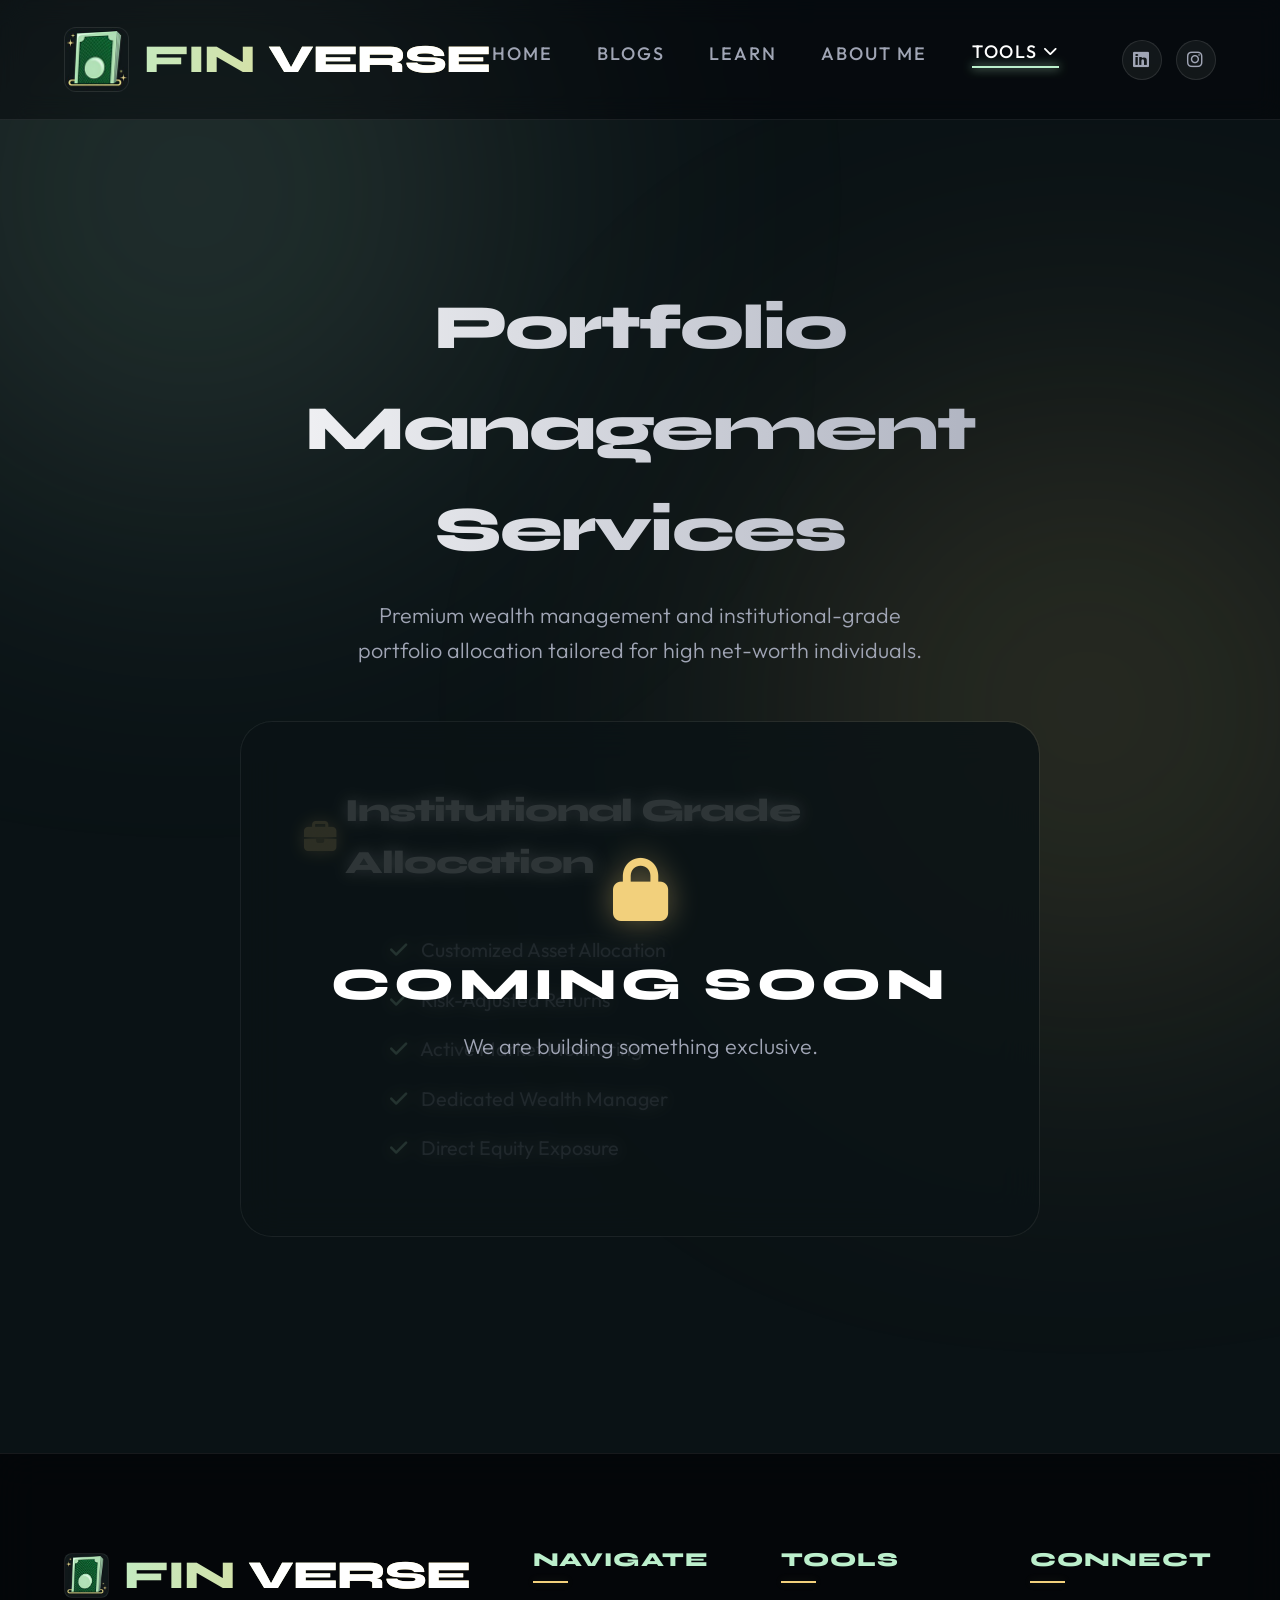
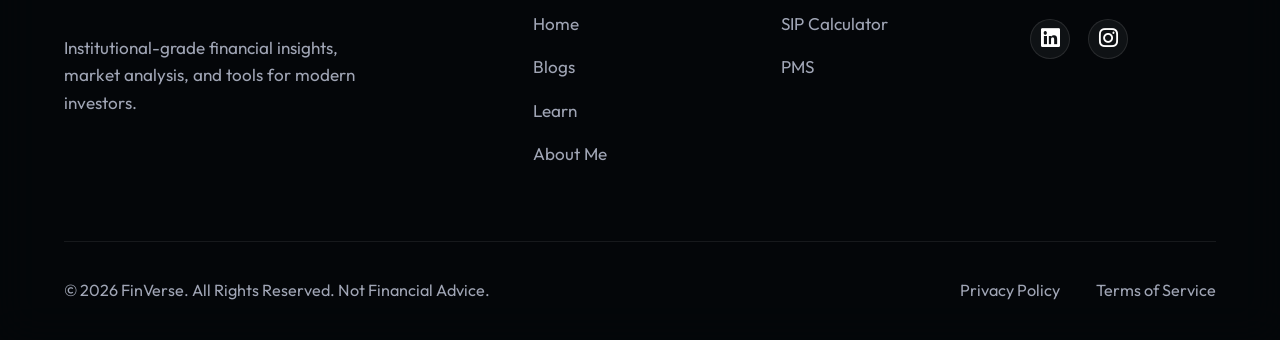
<file: frontend/pms.html>
<!DOCTYPE html>
<html lang="en">
<head>
  <meta charset="UTF-8">
  <meta name="viewport" content="width=device-width, initial-scale=1.0">
  <title>Portfolio Management Services | FinVerse</title>
  <link rel="stylesheet" href="styles.css?v=3">
  <link rel="stylesheet" href="https://cdnjs.cloudflare.com/ajax/libs/font-awesome/6.4.0/css/all.min.css">
  <style>
    /* PMS Card Specific Styles */
    .pms-overlay {
      position: absolute;
      top: 0; left: 0; width: 100%; height: 100%;
      background: rgba(10, 18, 21, 0.85);
      backdrop-filter: blur(8px);
      display: flex;
      flex-direction: column;
      justify-content: center;
      align-items: center;
      z-index: 10;
      border-radius: 32px;
      text-align: center;
    }
    .pms-overlay i {
      font-size: 3.5rem;
      color: var(--secondary-color);
      margin-bottom: 1.5rem;
      filter: drop-shadow(0 0 15px rgba(242, 208, 124, 0.4));
    }
    .pms-overlay h3 {
      font-size: 2.5rem;
      color: var(--text-primary);
      text-transform: uppercase;
      letter-spacing: 0.1em;
      margin-bottom: 0.5rem;
    }
    .pms-overlay p {
      color: var(--text-secondary);
      font-size: 1.2rem;
      font-weight: 300;
    }
  </style>
</head>
<body>
  <nav>
    <a href="index.html" class="brand" style="display: flex; align-items: center; gap: 15px;">
      <div class="logo-wrapper"></div>
      Fin<span>Verse</span>
    </a>
    <div class="nav-links">
      <a href="index.html">Home</a>
      <a href="blogs.html">Blogs</a>
      <a href="learn.html">Learn</a>
      <a href="about.html">About Me</a>
      <div class="dropdown">
        <button class="dropbtn active">Tools <i class="fa-solid fa-chevron-down" style="font-size: 0.8em; margin-left: 5px;"></i></button>
        <div class="dropdown-content">
          <a href="sip-calculator.html">SIP Calculator</a>
          <a href="pms.html">PMS</a>
        </div>
      </div>
      <div class="social-links-container" style="display: flex; gap: 0.8rem; margin-left: 1rem;">
        <a href="https://www.linkedin.com/in/samarth-yanjane-513295374?utm_source=share_via&utm_content=profile&utm_medium=member_android" target="_blank" class="social-icon linkedin" title="LinkedIn"><i class="fa-brands fa-linkedin"></i></a>
        <a href="https://www.instagram.com/finverse.zone/" target="_blank" class="social-icon instagram" title="Instagram"><i class="fa-brands fa-instagram"></i></a>
      </div>
    </div>
  </nav>

  <section style="margin-top: 50px;">
    <h1 class="section-title">Portfolio Management Services</h1>
    <p style="text-align: center; color: var(--text-secondary); font-size: 1.2rem; max-width: 600px; margin: -2rem auto 3rem auto; font-weight: 300; line-height: 1.6;">
      Premium wealth management and institutional-grade portfolio allocation tailored for high net-worth individuals.
    </p>

    <div class="grid" style="grid-template-columns: 1fr;">
      <!-- PMS Card -->
      <div class="card" style="padding: 3.5rem; max-width: 800px; margin: 0 auto; width: 100%; position: relative; min-height: 400px;">
        <h3 style="display: flex; align-items: center; justify-content: center; gap: 10px; font-size: 1.8rem; margin-bottom: 1.5rem;">
          <i class="fa-solid fa-briefcase" style="color: var(--secondary-color);"></i> Institutional Grade Allocation
        </h3>
        
        <!-- Mock Content underneath -->
        <ul style="list-style: none; margin-top: 2rem; color: var(--text-secondary); line-height: 2.5; font-size: 1.1rem; max-width: 500px; margin-left: auto; margin-right: auto;">
          <li><i class="fa-solid fa-check" style="color: var(--primary-color); margin-right: 10px;"></i> Customized Asset Allocation</li>
          <li><i class="fa-solid fa-check" style="color: var(--primary-color); margin-right: 10px;"></i> Risk-Adjusted Returns</li>
          <li><i class="fa-solid fa-check" style="color: var(--primary-color); margin-right: 10px;"></i> Active Market Monitoring</li>
          <li><i class="fa-solid fa-check" style="color: var(--primary-color); margin-right: 10px;"></i> Dedicated Wealth Manager</li>
          <li><i class="fa-solid fa-check" style="color: var(--primary-color); margin-right: 10px;"></i> Direct Equity Exposure</li>
        </ul>

        <div class="pms-overlay">
          <i class="fa-solid fa-lock"></i>
          <h3>Coming Soon</h3>
          <p>We are building something exclusive.</p>
        </div>
      </div>
    </div>
  </section>

  <footer class="site-footer">
    <div class="footer-grid">
      <div class="footer-brand-section">
        <a href="index.html" class="brand" style="display: flex; align-items: center; gap: 15px;">
          <div class="logo-wrapper" style="width: 45px; height: 45px; border-radius: 8px;"></div>
          Fin<span>Verse</span>
        </a>
        <p class="footer-brand-desc">Institutional-grade financial insights, market analysis, and tools for modern investors.</p>
      </div>

      <div class="footer-column">
        <h4>Navigate</h4>
        <ul>
          <li><a href="index.html">Home</a></li>
          <li><a href="blogs.html">Blogs</a></li>
          <li><a href="learn.html">Learn</a></li>
          <li><a href="about.html">About Me</a></li>
        </ul>
      </div>

      <div class="footer-column">
        <h4>Tools</h4>
        <ul>
          <li><a href="sip-calculator.html">SIP Calculator</a></li>
          <li><a href="pms.html">PMS</a></li>
        </ul>
      </div>

      <div class="footer-column">
        <h4>Connect</h4>
        <div class="footer-social-links">
          <a href="https://www.linkedin.com/in/samarth-yanjane-513295374?utm_source=share_via&utm_content=profile&utm_medium=member_android" target="_blank" class="social-icon linkedin" title="LinkedIn"><i class="fa-brands fa-linkedin"></i></a>
          <a href="https://www.instagram.com/finverse.zone/" target="_blank" class="social-icon instagram" title="Instagram"><i class="fa-brands fa-instagram"></i></a>
        </div>
      </div>
    </div>

    <div class="footer-bottom">
      <p>&copy; 2026 FinVerse. All Rights Reserved. Not Financial Advice.</p>
      <div class="footer-bottom-links">
        <a href="privacy.html">Privacy Policy</a>
        <a href="terms.html">Terms of Service</a>
      </div>
    </div>
  </footer>
</body>
</html>
</file>
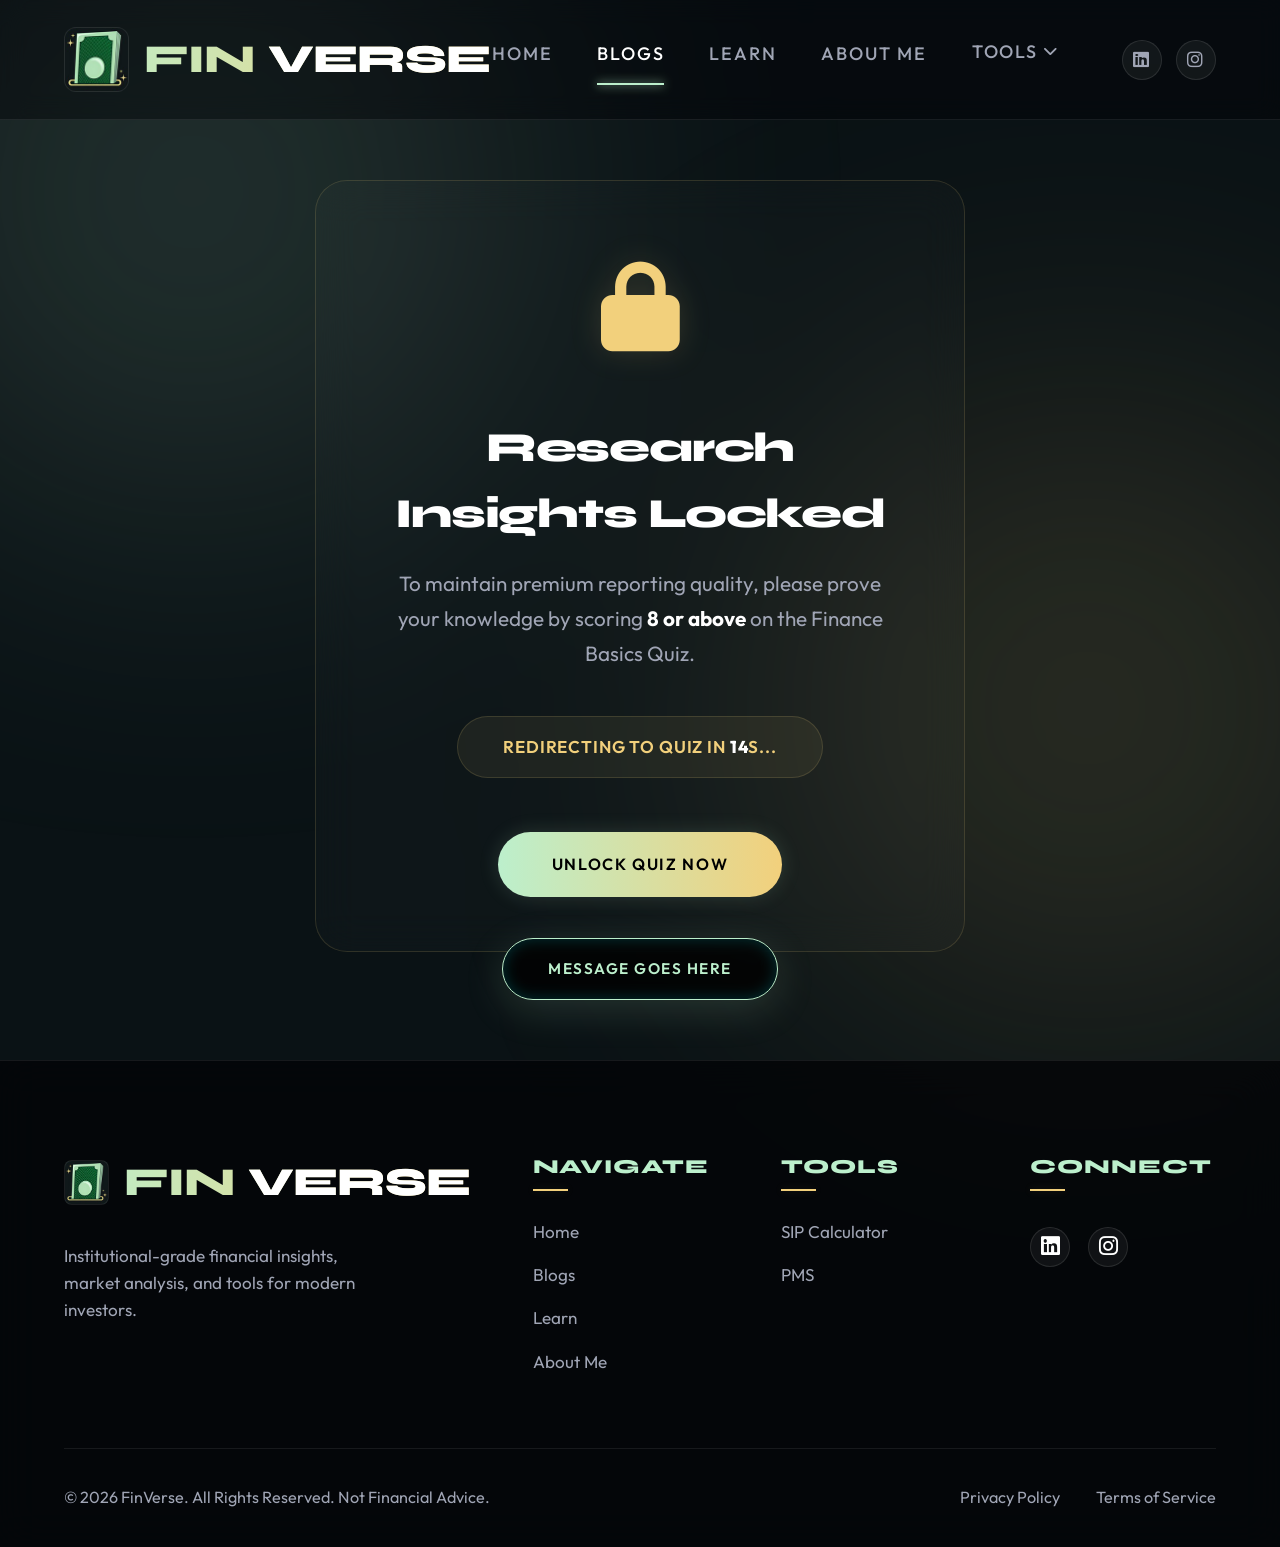
<file: frontend/post.html>
<!DOCTYPE html>
<html lang="en">
<head>
  <meta charset="UTF-8">
  <meta name="viewport" content="width=device-width, initial-scale=1.0">
  <title>Insight Detail | FinVerse</title>
  <link rel="stylesheet" href="styles.css?v=3">
  <link rel="stylesheet" href="https://cdnjs.cloudflare.com/ajax/libs/font-awesome/6.4.0/css/all.min.css">
  <style>
    /* Reading Progress Bar */
    .progress-bar-container {
      position: fixed;
      top: 0;
      left: 0;
      width: 100%;
      height: 4px;
      background: transparent;
      z-index: 2000;
    }
    
    .progress-bar {
      height: 100%;
      width: 0%;
      background: linear-gradient(90deg, var(--primary-color), var(--secondary-color));
      box-shadow: 0 0 10px var(--primary-color);
      transition: width 0.1s ease-out;
    }

    /* Detail View Adjustments */
    .blog-detail-container {
      max-width: 850px;
      margin: 40px auto 80px auto;
      padding: 0 1.5rem;
    }
    
    .back-btn {
      background: rgba(255, 255, 255, 0.02);
      border: 1px solid var(--glass-border);
      color: var(--text-secondary);
      border-radius: 100px;
      padding: 0.7rem 1.5rem;
      font-size: 0.95rem;
      cursor: pointer;
      display: inline-flex;
      align-items: center;
      gap: 8px;
      transition: var(--transition);
      margin-bottom: 2.5rem;
      text-transform: uppercase;
      letter-spacing: 0.05em;
      font-weight: 600;
    }
    
    .back-btn:hover {
      border-color: rgba(255, 255, 255, 0.2);
      color: var(--text-primary);
      transform: translateX(-4px);
      box-shadow: 0 5px 15px rgba(255,255,255,0.02);
    }
    
    .detail-header {
      margin-bottom: 3rem;
      border-bottom: 1px solid var(--glass-border);
      padding-bottom: 2.5rem;
    }
    
    .detail-tag {
      background: var(--primary-color-dim);
      color: var(--primary-color);
      padding: 0.3rem 1rem;
      border-radius: 100px;
      font-size: 0.8rem;
      font-weight: 700;
      text-transform: uppercase;
      letter-spacing: 0.05em;
      display: inline-block;
      margin-bottom: 1.5rem;
      border: 1px solid rgba(188, 239, 204, 0.2);
    }
    
    .detail-title {
      font-size: 3.2rem;
      line-height: 1.2;
      margin-bottom: 1.5rem;
      font-weight: 800;
      font-family: 'Syne', sans-serif;
      background: linear-gradient(135deg, #ffffff 60%, var(--text-secondary));
      -webkit-background-clip: text;
      -webkit-text-fill-color: transparent;
    }
    
    .detail-meta-info {
      display: flex;
      gap: 1.5rem;
      color: var(--text-secondary);
      font-size: 0.95rem;
      font-weight: 400;
      align-items: center;
    }
    
    .detail-meta-info div {
      display: flex;
      align-items: center;
      gap: 6px;
    }
    
    /* Styled Content Inside Blog */
    .blog-content {
      font-size: 1.2rem;
      line-height: 1.9;
      color: #e2e4e9;
      font-family: 'Outfit', sans-serif;
    }
    
    .blog-content h3 {
      font-size: 1.8rem;
      margin: 2.5rem 0 1.2rem 0;
      color: var(--text-primary);
      font-family: 'Outfit', sans-serif;
      font-weight: 600;
      border-left: 3px solid var(--secondary-color);
      padding-left: 15px;
    }
    
    .blog-content p {
      margin-bottom: 1.8rem;
    }
    
    .blog-content ul, .blog-content ol {
      margin-left: 2rem;
      margin-bottom: 1.8rem;
    }
    
    .blog-content li {
      margin-bottom: 0.6rem;
    }
    
    .blog-content strong {
      color: #fff;
      font-weight: 600;
    }
    
    .blog-content em {
      color: var(--text-secondary);
      font-style: italic;
    }
    
    /* YouTube Style Reaction Bar */
    .reaction-bar {
      display: flex;
      gap: 1rem;
      margin: 4rem 0;
      border-top: 1px solid var(--glass-border);
      border-bottom: 1px solid var(--glass-border);
      padding: 1.5rem 0;
    }
    
    .reaction-pill-btn {
      cursor: pointer;
      background: rgba(255, 255, 255, 0.02);
      border: 1px solid var(--glass-border);
      border-radius: 100px;
      padding: 0.6rem 1.6rem;
      color: var(--text-primary);
      font-size: 1rem;
      font-weight: 600;
      display: flex;
      align-items: center;
      gap: 0.6rem;
      transition: var(--transition);
      font-family: 'Outfit', sans-serif;
    }
    
    .reaction-pill-btn:hover {
      background: rgba(255, 255, 255, 0.05);
      transform: translateY(-2px);
    }
    
    .reaction-pill-btn.active-like {
      border-color: var(--primary-color);
      color: var(--primary-color);
      box-shadow: 0 0 15px var(--primary-color-dim);
    }
    
    .reaction-pill-btn.active-dislike {
      border-color: var(--secondary-color);
      color: var(--secondary-color);
      box-shadow: 0 0 15px var(--secondary-color-dim);
    }
    
    /* Comment Section Stylings */
    .comments-header-row {
      display: flex;
      justify-content: space-between;
      align-items: center;
      margin-bottom: 2rem;
    }
    
    .comments-header-row h3 {
      font-size: 1.8rem;
      color: var(--text-primary);
    }
    
    .comment-card {
      background: rgba(255, 255, 255, 0.01);
      border: 1px solid var(--glass-border);
      border-radius: 24px;
      padding: 2rem;
      margin-bottom: 1.5rem;
      transition: var(--transition);
      display: flex;
      gap: 1.2rem;
    }
    
    .comment-card:hover {
      background: rgba(255, 255, 255, 0.02);
      border-color: rgba(255, 255, 255, 0.12);
    }
    
    .avatar-circle {
      width: 50px;
      height: 50px;
      border-radius: 50%;
      display: flex;
      align-items: center;
      justify-content: center;
      font-weight: 700;
      font-size: 1.1rem;
      color: #000;
      flex-shrink: 0;
    }
    
    .comment-body {
      flex-grow: 1;
    }
    
    .comment-author-meta {
      display: flex;
      align-items: center;
      gap: 10px;
      margin-bottom: 0.6rem;
    }
    
    .comment-author-name {
      font-weight: 600;
      color: var(--text-primary);
      font-size: 1.05rem;
    }
    
    .comment-date {
      color: var(--text-secondary);
      font-size: 0.85rem;
    }
    
    .comment-txt {
      color: #c9d1d9;
      font-size: 1.05rem;
      line-height: 1.6;
      margin-bottom: 1rem;
    }
    
    .comment-reactions {
      display: flex;
      gap: 1rem;
    }
    
    .comment-react-btn {
      background: transparent;
      border: none;
      color: var(--text-secondary);
      cursor: pointer;
      display: flex;
      align-items: center;
      gap: 6px;
      font-size: 0.9rem;
      transition: var(--transition);
    }
    
    .comment-react-btn:hover {
      color: var(--text-primary);
    }

    /* Comment Form Container */
    .comment-form-container {
      background: rgba(255, 255, 255, 0.02);
      border: 1px solid var(--glass-border);
      border-radius: 32px;
      padding: 3rem;
      margin-top: 4rem;
    }
  </style>
</head>
<body>
  <!-- Progress Bar -->
  <div class="progress-bar-container">
    <div class="progress-bar" id="readingProgress"></div>
  </div>

  <nav>
    <a href="index.html" class="brand" style="display: flex; align-items: center; gap: 15px;">
      <div class="logo-wrapper"></div>
      Fin<span>Verse</span>
    </a>
    <div class="nav-links">
      <a href="index.html">Home</a>
      <a href="blogs.html" class="active">Blogs</a>
      <a href="learn.html">Learn</a>
      <a href="about.html">About Me</a>
      <div class="dropdown">
        <button class="dropbtn">Tools <i class="fa-solid fa-chevron-down" style="font-size: 0.8em; margin-left: 5px;"></i></button>
        <div class="dropdown-content">
          <a href="sip-calculator.html">SIP Calculator</a>
          <a href="pms.html">PMS</a>
        </div>
      </div>
      <div class="social-links-container" style="display: flex; gap: 0.8rem; margin-left: 1rem;">
        <a href="https://www.linkedin.com/in/samarth-yanjane-513295374?utm_source=share_via&utm_content=profile&utm_medium=member_android" target="_blank" class="social-icon linkedin" title="LinkedIn"><i class="fa-brands fa-linkedin"></i></a>
        <a href="https://www.instagram.com/finverse.zone/" target="_blank" class="social-icon instagram" title="Instagram"><i class="fa-brands fa-instagram"></i></a>
      </div>
    </div>
  </nav>

  <section class="blog-detail-container" id="blog-wrapper">
    <div id="blog-detail-view">
      <!-- Nav Button -->
      <button class="back-btn" onclick="window.location.href='blogs.html'">
        <i class="fa-solid fa-arrow-left"></i> Back to Insights
      </button>

      <!-- Article Header -->
      <div class="detail-header">
        <span class="detail-tag" id="detail-category">Markets</span>
        <h1 class="detail-title" id="detail-title">Loading insight...</h1>
        
        <div class="detail-meta-info">
          <div>
            <i class="fa-regular fa-calendar"></i>
            <span id="detail-date">--/--/----</span>
          </div>
          <div>
            <i class="fa-regular fa-clock"></i>
            <span id="detail-readtime">3 min read</span>
          </div>
          <div>
            <i class="fa-regular fa-user"></i>
            <span>By Admin</span>
          </div>
        </div>
      </div>

      <!-- Article Body Content -->
      <div class="blog-content" id="detail-content">
        <p style="color: var(--text-secondary);">Retrieving content from server...</p>
      </div>

      <!-- YouTube Style Reaction Bar -->
      <div class="reaction-bar">
        <button id="postLikeBtn" onclick="handlePostReaction('like')" class="reaction-pill-btn">
          <i class="fa-solid fa-thumbs-up"></i>
          <span id="post-likes">0</span>
        </button>
        <button id="postDislikeBtn" onclick="handlePostReaction('dislike')" class="reaction-pill-btn">
          <i class="fa-solid fa-thumbs-down"></i>
          <span id="post-dislikes">0</span>
        </button>
      </div>

      <!-- Views & Reviews Comment Section -->
      <div class="comment-section">
        <div class="comments-header-row">
          <h3 id="comments-count-title">Views & Reviews (0)</h3>
        </div>
        
        <!-- Thread List -->
        <div id="comments-list">
          <!-- Comments rendered dynamically -->
        </div>
        
        <!-- Leave your view form -->
        <div class="comment-form-container">
          <h4 style="font-size: 1.4rem; margin-bottom: 1.5rem; font-family: 'Syne', sans-serif;">Share Your Analysis</h4>
          <form id="commentForm">
            <div class="form-group">
              <label for="commentName">Your Name / Alias</label>
              <input type="text" id="commentName" class="input-field" placeholder="e.g. Satoshi_99" required style="border-radius: 12px;">
            </div>
            <div class="form-group">
              <label for="commentContent">Your Review / View</label>
              <textarea id="commentContent" class="input-field" placeholder="Provide constructive criticism, data points, or share your outlook on this article..." required style="border-radius: 12px; min-height: 120px;"></textarea>
            </div>
            <button type="submit" class="btn" style="width: 100%; border-radius: 12px; padding: 1rem;">Post View</button>
          </form>
        </div>
      </div>
    </div>
  </section>

  <footer class="site-footer">
    <div class="footer-grid">
      <div class="footer-brand-section">
        <a href="index.html" class="brand" style="display: flex; align-items: center; gap: 15px;">
          <div class="logo-wrapper" style="width: 45px; height: 45px; border-radius: 8px;"></div>
          Fin<span>Verse</span>
        </a>
        <p class="footer-brand-desc">Institutional-grade financial insights, market analysis, and tools for modern investors.</p>
      </div>

      <div class="footer-column">
        <h4>Navigate</h4>
        <ul>
          <li><a href="index.html">Home</a></li>
          <li><a href="blogs.html">Blogs</a></li>
          <li><a href="learn.html">Learn</a></li>
          <li><a href="about.html">About Me</a></li>
        </ul>
      </div>

      <div class="footer-column">
        <h4>Tools</h4>
        <ul>
          <li><a href="sip-calculator.html">SIP Calculator</a></li>
          <li><a href="pms.html">PMS</a></li>
        </ul>
      </div>

      <div class="footer-column">
        <h4>Connect</h4>
        <div class="footer-social-links">
          <a href="https://www.linkedin.com/in/samarth-yanjane-513295374?utm_source=share_via&utm_content=profile&utm_medium=member_android" target="_blank" class="social-icon linkedin" title="LinkedIn"><i class="fa-brands fa-linkedin"></i></a>
          <a href="https://www.instagram.com/finverse.zone/" target="_blank" class="social-icon instagram" title="Instagram"><i class="fa-brands fa-instagram"></i></a>
        </div>
      </div>
    </div>

    <div class="footer-bottom">
      <p>&copy; 2026 FinVerse. All Rights Reserved. Not Financial Advice.</p>
      <div class="footer-bottom-links">
        <a href="privacy.html">Privacy Policy</a>
        <a href="terms.html">Terms of Service</a>
      </div>
    </div>
  </footer>

  <div id="toast">Message goes here</div>

  <!-- Progress Bar Logic & Scrolling -->
  <script>
    window.addEventListener('scroll', () => {
      const winScroll = document.documentElement.scrollTop || document.body.scrollTop;
      const height = document.documentElement.scrollHeight - document.documentElement.clientHeight;
      const scrolled = (winScroll / height) * 100;
      const pb = document.getElementById('readingProgress');
      if (pb) pb.style.width = scrolled + '%';
    });
  </script>

  <script src="app.js"></script>
</body>
</html>
</file>
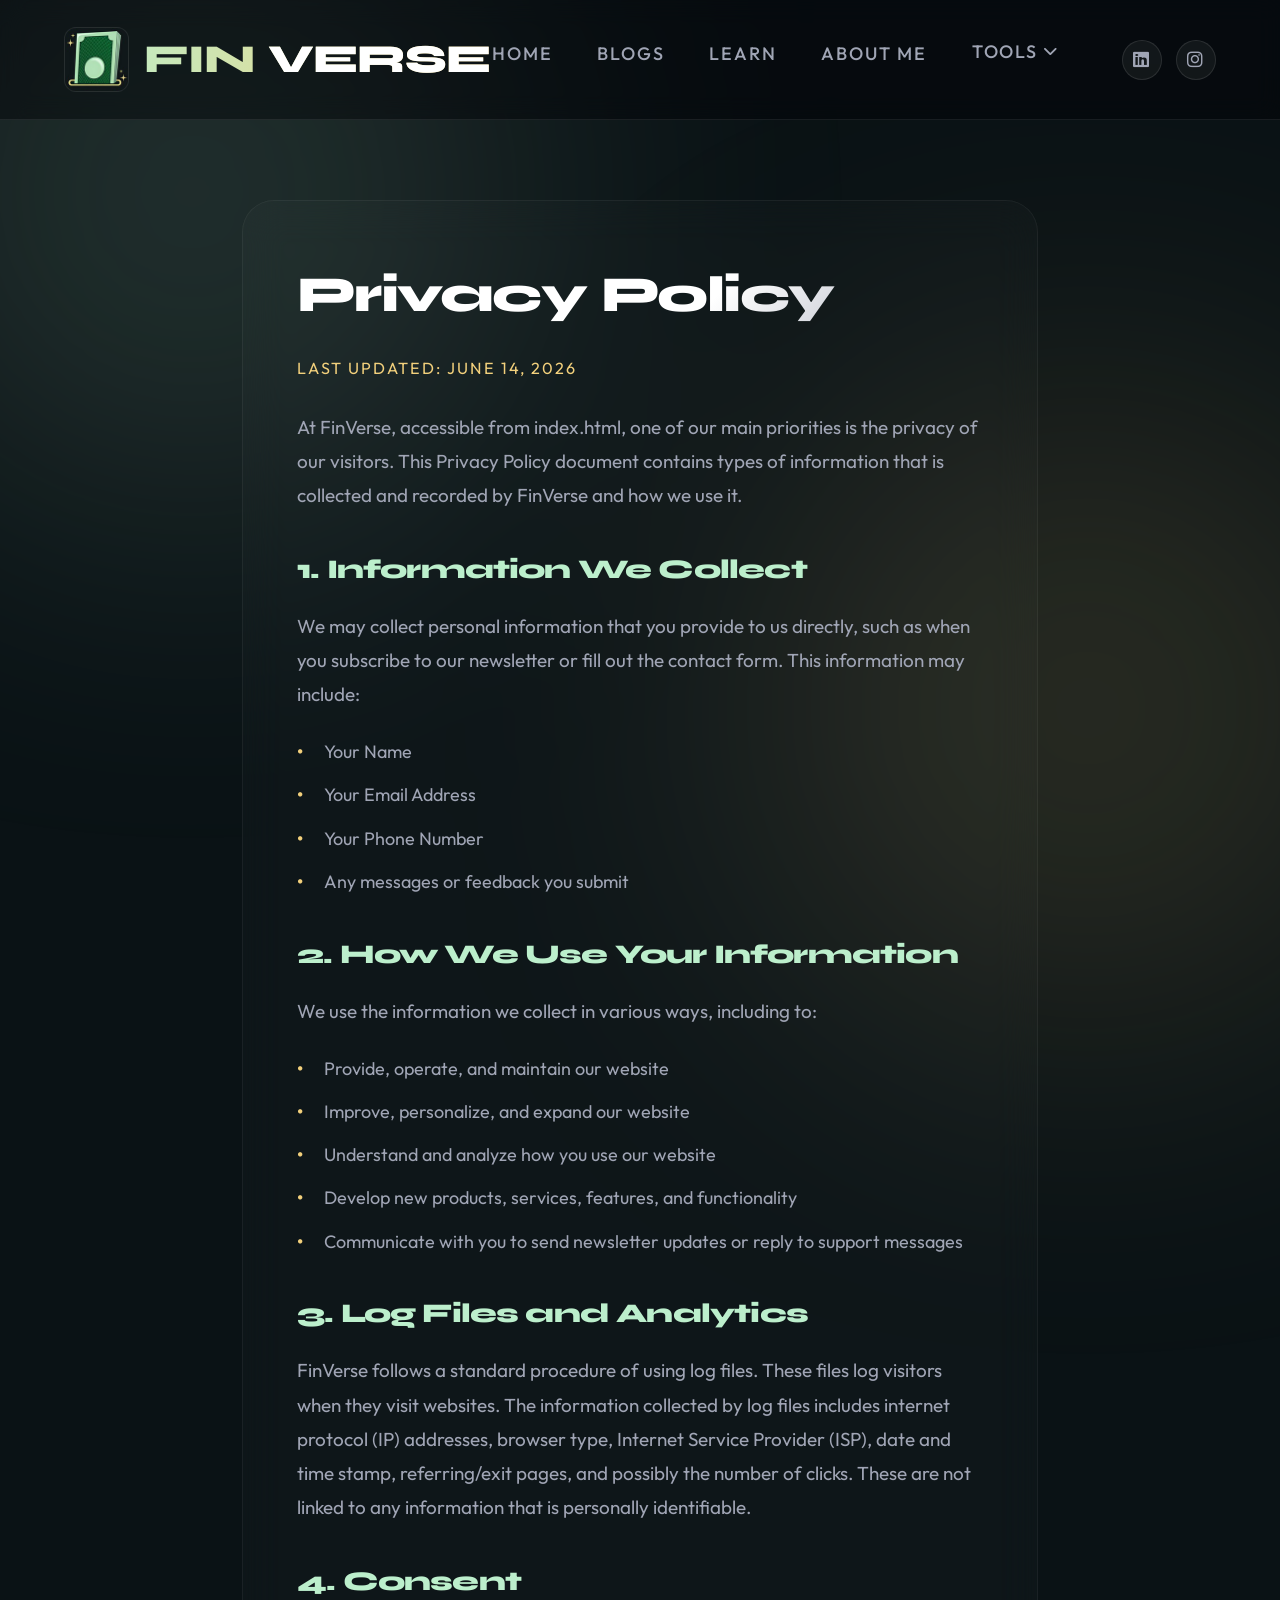
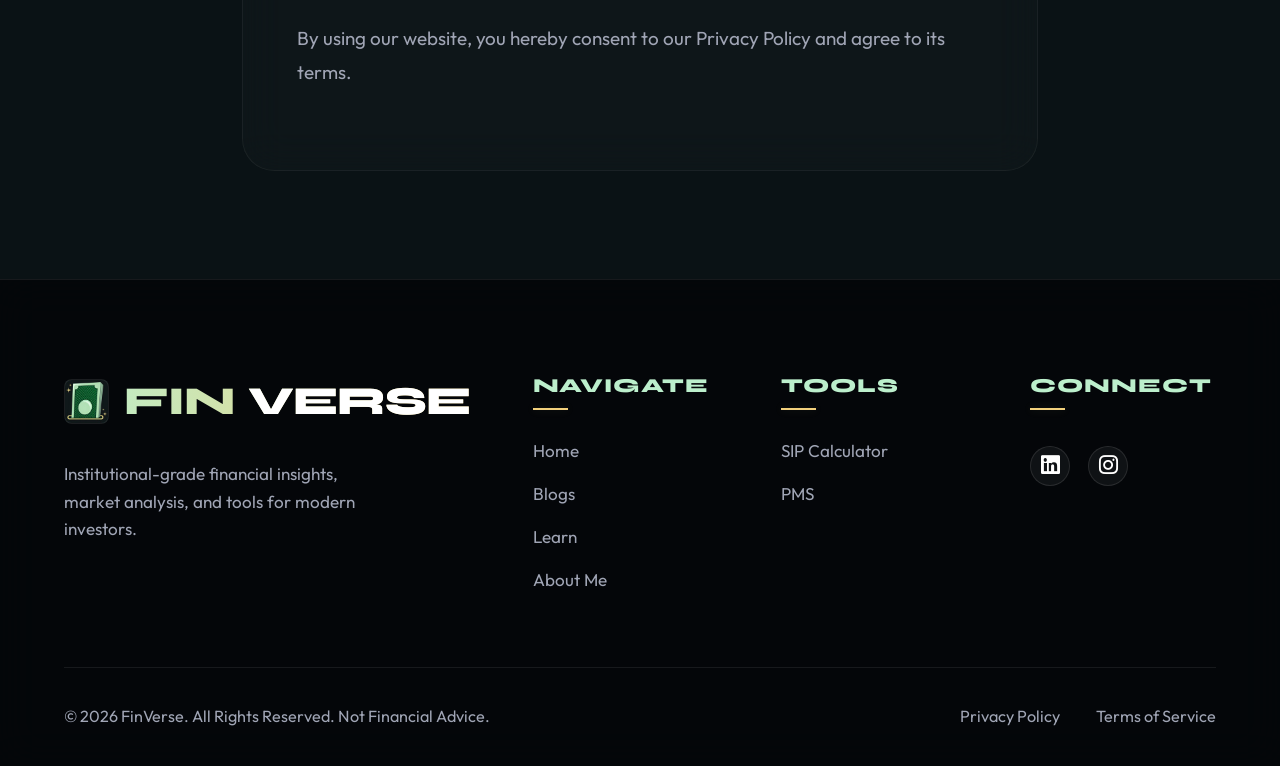
<file: frontend/privacy.html>
<!DOCTYPE html>
<html lang="en">
<head>
  <meta charset="UTF-8">
  <meta name="viewport" content="width=device-width, initial-scale=1.0">
  <title>Privacy Policy | FinVerse</title>
  <link rel="stylesheet" href="styles.css?v=3">
  <link rel="stylesheet" href="https://cdnjs.cloudflare.com/ajax/libs/font-awesome/6.4.0/css/all.min.css">
  <style>
    .policy-container {
      max-width: 850px;
      margin: 80px auto 40px auto;
      padding: 0 1.5rem;
    }
    .policy-card {
      padding: 3rem;
      margin-bottom: 2rem;
    }
    .policy-card h1 {
      font-size: 2.8rem;
      margin-bottom: 1rem;
      background: linear-gradient(135deg, #ffffff 60%, var(--text-secondary));
      -webkit-background-clip: text;
      -webkit-text-fill-color: transparent;
    }
    .policy-card p {
      color: var(--text-secondary);
      margin-bottom: 1.5rem;
      font-size: 1.05rem;
      line-height: 1.8;
    }
    .policy-card h2 {
      color: var(--primary-color);
      font-size: 1.5rem;
      margin: 2rem 0 1rem 0;
      font-family: 'Syne', sans-serif;
    }
    .policy-card ul {
      list-style: none;
      padding-left: 0;
      margin-bottom: 1.5rem;
    }
    .policy-card ul li {
      color: var(--text-secondary);
      margin-bottom: 0.8rem;
      padding-left: 1.5rem;
      position: relative;
    }
    .policy-card ul li::before {
      content: "•";
      color: var(--secondary-color);
      position: absolute;
      left: 0;
      font-weight: bold;
    }
  </style>
</head>
<body>
  <nav>
    <a href="index.html" class="brand" style="display: flex; align-items: center; gap: 15px;">
      <div class="logo-wrapper"></div>
      Fin<span>Verse</span>
    </a>
    <div class="nav-links">
      <a href="index.html">Home</a>
      <a href="blogs.html">Blogs</a>
      <a href="learn.html">Learn</a>
      <a href="about.html">About Me</a>
      <div class="dropdown">
        <button class="dropbtn">Tools <i class="fa-solid fa-chevron-down" style="font-size: 0.8em; margin-left: 5px;"></i></button>
        <div class="dropdown-content">
          <a href="sip-calculator.html">SIP Calculator</a>
          <a href="pms.html">PMS</a>
        </div>
      </div>
      <div class="social-links-container" style="display: flex; gap: 0.8rem; margin-left: 1rem;">
        <a href="https://www.linkedin.com/in/samarth-yanjane-513295374?utm_source=share_via&utm_content=profile&utm_medium=member_android" target="_blank" class="social-icon linkedin" title="LinkedIn"><i class="fa-brands fa-linkedin"></i></a>
        <a href="https://www.instagram.com/finverse.zone/" target="_blank" class="social-icon instagram" title="Instagram"><i class="fa-brands fa-instagram"></i></a>
      </div>
    </div>
  </nav>

  <div class="policy-container">
    <div class="card policy-card">
      <h1>Privacy Policy</h1>
      <p style="font-size: 0.9rem; color: var(--secondary-color); text-transform: uppercase; letter-spacing: 2px;">Last Updated: June 14, 2026</p>
      
      <p>At FinVerse, accessible from index.html, one of our main priorities is the privacy of our visitors. This Privacy Policy document contains types of information that is collected and recorded by FinVerse and how we use it.</p>

      <h2>1. Information We Collect</h2>
      <p>We may collect personal information that you provide to us directly, such as when you subscribe to our newsletter or fill out the contact form. This information may include:</p>
      <ul>
        <li>Your Name</li>
        <li>Your Email Address</li>
        <li>Your Phone Number</li>
        <li>Any messages or feedback you submit</li>
      </ul>

      <h2>2. How We Use Your Information</h2>
      <p>We use the information we collect in various ways, including to:</p>
      <ul>
        <li>Provide, operate, and maintain our website</li>
        <li>Improve, personalize, and expand our website</li>
        <li>Understand and analyze how you use our website</li>
        <li>Develop new products, services, features, and functionality</li>
        <li>Communicate with you to send newsletter updates or reply to support messages</li>
      </ul>

      <h2>3. Log Files and Analytics</h2>
      <p>FinVerse follows a standard procedure of using log files. These files log visitors when they visit websites. The information collected by log files includes internet protocol (IP) addresses, browser type, Internet Service Provider (ISP), date and time stamp, referring/exit pages, and possibly the number of clicks. These are not linked to any information that is personally identifiable.</p>

      <h2>4. Consent</h2>
      <p>By using our website, you hereby consent to our Privacy Policy and agree to its terms.</p>
    </div>
  </div>

  <footer class="site-footer">
    <div class="footer-grid">
      <div class="footer-brand-section">
        <a href="index.html" class="brand" style="display: flex; align-items: center; gap: 15px;">
          <div class="logo-wrapper" style="width: 45px; height: 45px; border-radius: 8px;"></div>
          Fin<span>Verse</span>
        </a>
        <p class="footer-brand-desc">Institutional-grade financial insights, market analysis, and tools for modern investors.</p>
      </div>

      <div class="footer-column">
        <h4>Navigate</h4>
        <ul>
          <li><a href="index.html">Home</a></li>
          <li><a href="blogs.html">Blogs</a></li>
          <li><a href="learn.html">Learn</a></li>
          <li><a href="about.html">About Me</a></li>
        </ul>
      </div>

      <div class="footer-column">
        <h4>Tools</h4>
        <ul>
          <li><a href="sip-calculator.html">SIP Calculator</a></li>
          <li><a href="pms.html">PMS</a></li>
        </ul>
      </div>

      <div class="footer-column">
        <h4>Connect</h4>
        <div class="footer-social-links">
          <a href="https://www.linkedin.com/in/samarth-yanjane-513295374?utm_source=share_via&utm_content=profile&utm_medium=member_android" target="_blank" class="social-icon linkedin" title="LinkedIn"><i class="fa-brands fa-linkedin"></i></a>
          <a href="https://www.instagram.com/finverse.zone/" target="_blank" class="social-icon instagram" title="Instagram"><i class="fa-brands fa-instagram"></i></a>
        </div>
      </div>
    </div>

    <div class="footer-bottom">
      <p>&copy; 2026 FinVerse. All Rights Reserved. Not Financial Advice.</p>
      <div class="footer-bottom-links">
        <a href="privacy.html">Privacy Policy</a>
        <a href="terms.html">Terms of Service</a>
      </div>
    </div>
  </footer>
</body>
</html>
</file>
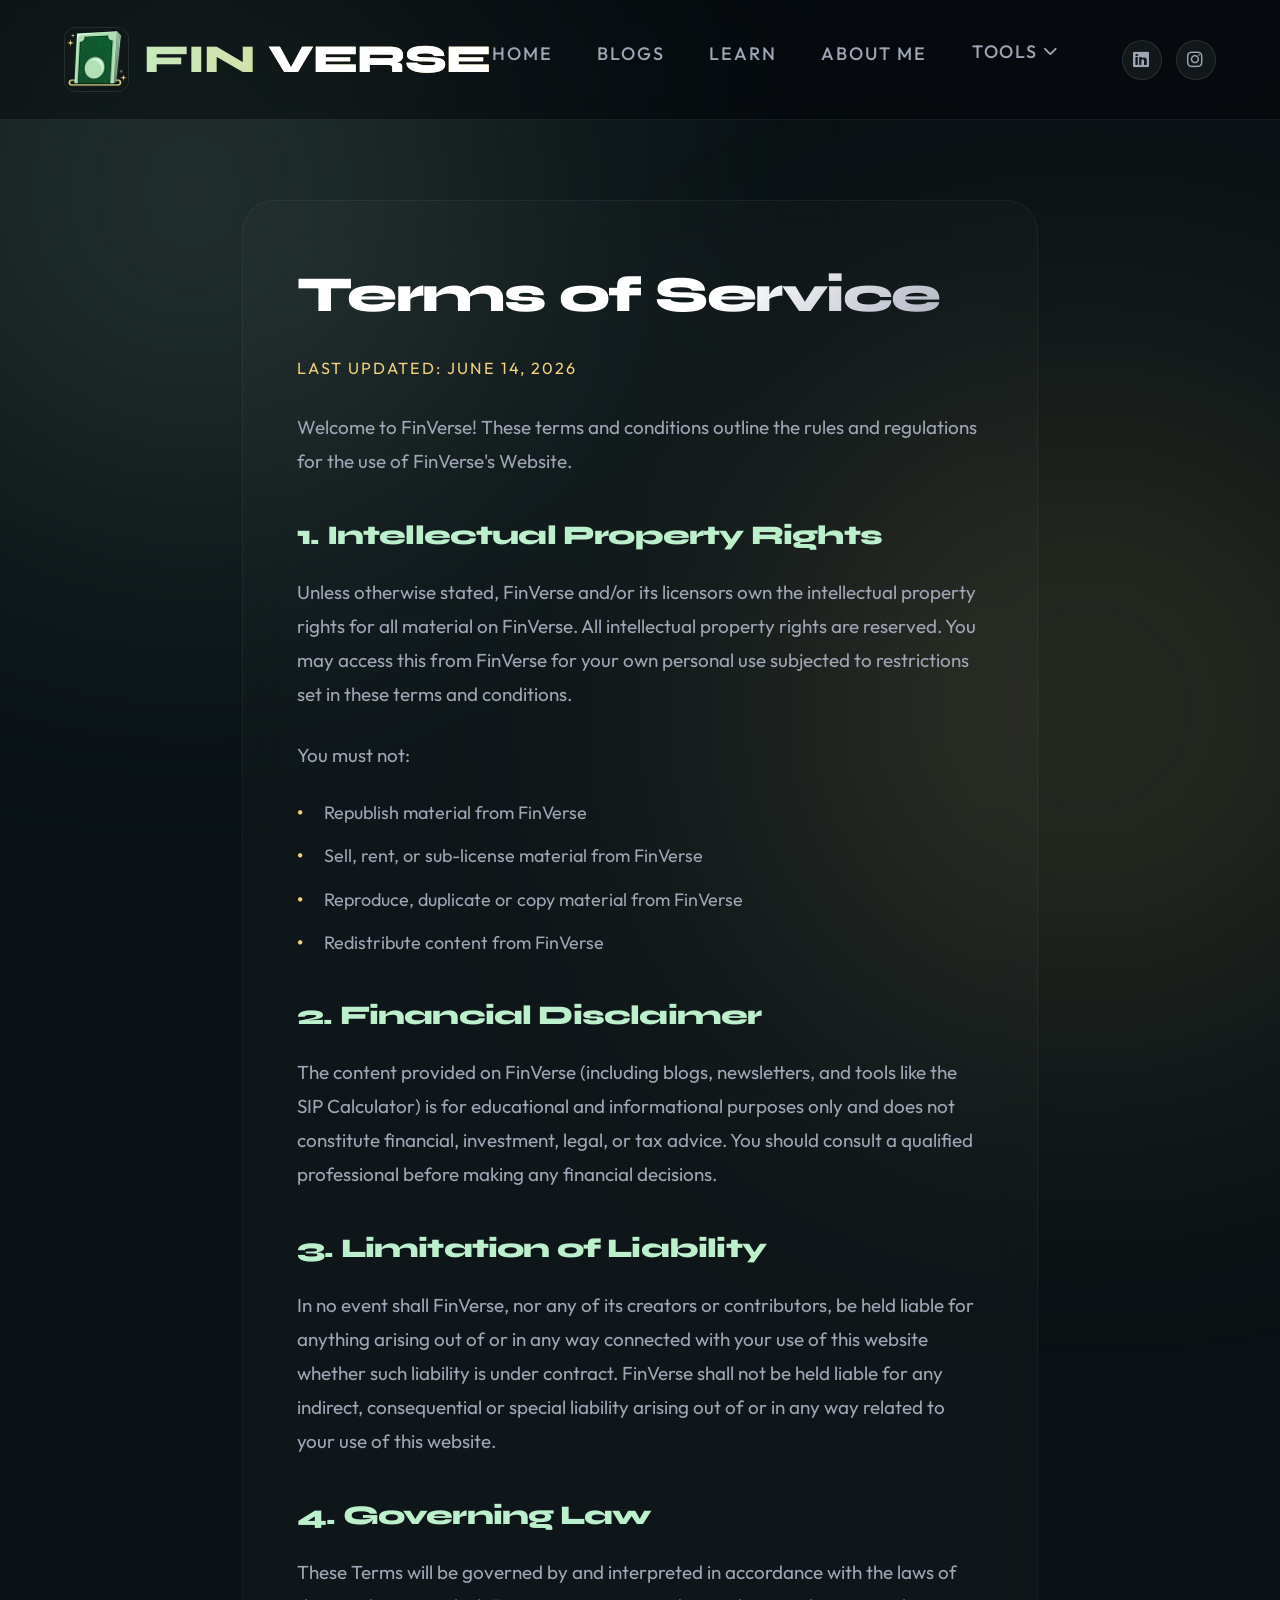
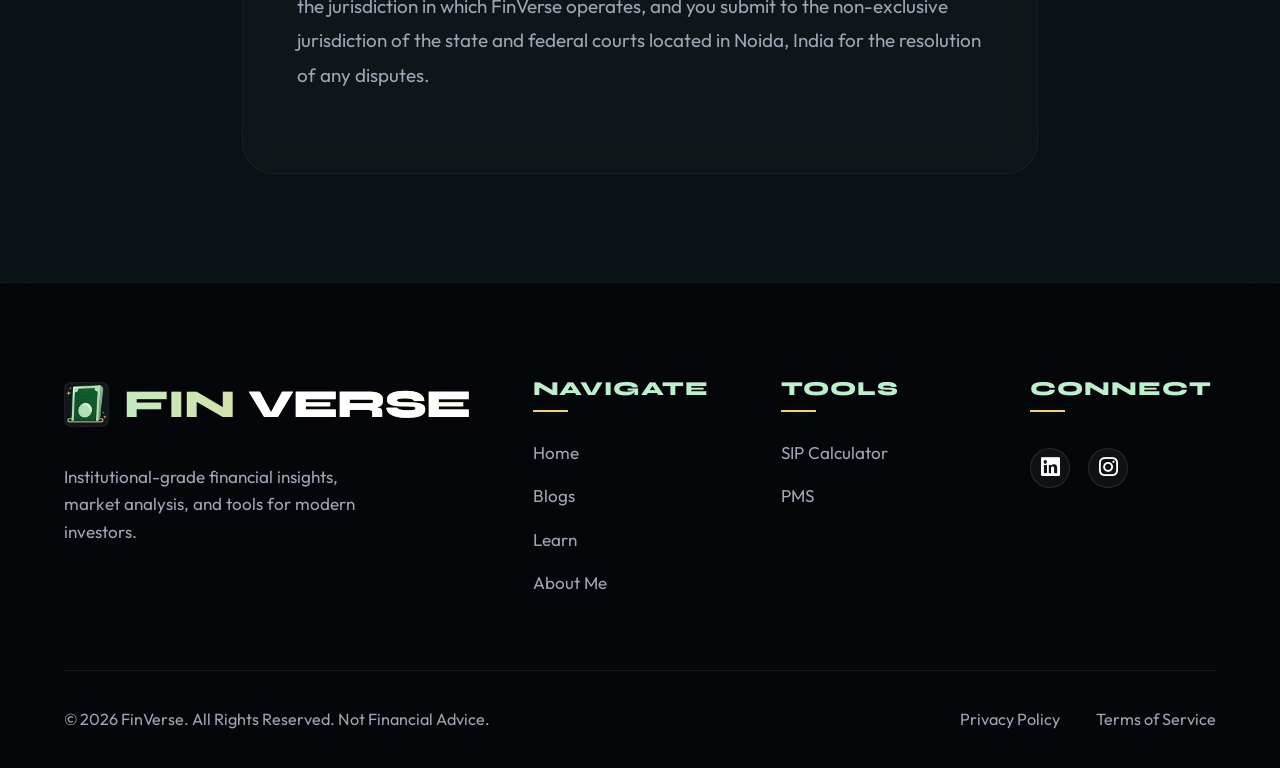
<file: frontend/terms.html>
<!DOCTYPE html>
<html lang="en">
<head>
  <meta charset="UTF-8">
  <meta name="viewport" content="width=device-width, initial-scale=1.0">
  <title>Terms of Service | FinVerse</title>
  <link rel="stylesheet" href="styles.css?v=3">
  <link rel="stylesheet" href="https://cdnjs.cloudflare.com/ajax/libs/font-awesome/6.4.0/css/all.min.css">
  <style>
    .policy-container {
      max-width: 850px;
      margin: 80px auto 40px auto;
      padding: 0 1.5rem;
    }
    .policy-card {
      padding: 3rem;
      margin-bottom: 2rem;
    }
    .policy-card h1 {
      font-size: 2.8rem;
      margin-bottom: 1rem;
      background: linear-gradient(135deg, #ffffff 60%, var(--text-secondary));
      -webkit-background-clip: text;
      -webkit-text-fill-color: transparent;
    }
    .policy-card p {
      color: var(--text-secondary);
      margin-bottom: 1.5rem;
      font-size: 1.05rem;
      line-height: 1.8;
    }
    .policy-card h2 {
      color: var(--primary-color);
      font-size: 1.5rem;
      margin: 2rem 0 1rem 0;
      font-family: 'Syne', sans-serif;
    }
    .policy-card ul {
      list-style: none;
      padding-left: 0;
      margin-bottom: 1.5rem;
    }
    .policy-card ul li {
      color: var(--text-secondary);
      margin-bottom: 0.8rem;
      padding-left: 1.5rem;
      position: relative;
    }
    .policy-card ul li::before {
      content: "•";
      color: var(--secondary-color);
      position: absolute;
      left: 0;
      font-weight: bold;
    }
  </style>
</head>
<body>
  <nav>
    <a href="index.html" class="brand" style="display: flex; align-items: center; gap: 15px;">
      <div class="logo-wrapper"></div>
      Fin<span>Verse</span>
    </a>
    <div class="nav-links">
      <a href="index.html">Home</a>
      <a href="blogs.html">Blogs</a>
      <a href="learn.html">Learn</a>
      <a href="about.html">About Me</a>
      <div class="dropdown">
        <button class="dropbtn">Tools <i class="fa-solid fa-chevron-down" style="font-size: 0.8em; margin-left: 5px;"></i></button>
        <div class="dropdown-content">
          <a href="sip-calculator.html">SIP Calculator</a>
          <a href="pms.html">PMS</a>
        </div>
      </div>
      <div class="social-links-container" style="display: flex; gap: 0.8rem; margin-left: 1rem;">
        <a href="https://www.linkedin.com/in/samarth-yanjane-513295374?utm_source=share_via&utm_content=profile&utm_medium=member_android" target="_blank" class="social-icon linkedin" title="LinkedIn"><i class="fa-brands fa-linkedin"></i></a>
        <a href="https://www.instagram.com/finverse.zone/" target="_blank" class="social-icon instagram" title="Instagram"><i class="fa-brands fa-instagram"></i></a>
      </div>
    </div>
  </nav>

  <div class="policy-container">
    <div class="card policy-card">
      <h1>Terms of Service</h1>
      <p style="font-size: 0.9rem; color: var(--secondary-color); text-transform: uppercase; letter-spacing: 2px;">Last Updated: June 14, 2026</p>
      
      <p>Welcome to FinVerse! These terms and conditions outline the rules and regulations for the use of FinVerse's Website.</p>

      <h2>1. Intellectual Property Rights</h2>
      <p>Unless otherwise stated, FinVerse and/or its licensors own the intellectual property rights for all material on FinVerse. All intellectual property rights are reserved. You may access this from FinVerse for your own personal use subjected to restrictions set in these terms and conditions.</p>
      <p>You must not:</p>
      <ul>
        <li>Republish material from FinVerse</li>
        <li>Sell, rent, or sub-license material from FinVerse</li>
        <li>Reproduce, duplicate or copy material from FinVerse</li>
        <li>Redistribute content from FinVerse</li>
      </ul>

      <h2>2. Financial Disclaimer</h2>
      <p>The content provided on FinVerse (including blogs, newsletters, and tools like the SIP Calculator) is for educational and informational purposes only and does not constitute financial, investment, legal, or tax advice. You should consult a qualified professional before making any financial decisions.</p>

      <h2>3. Limitation of Liability</h2>
      <p>In no event shall FinVerse, nor any of its creators or contributors, be held liable for anything arising out of or in any way connected with your use of this website whether such liability is under contract. FinVerse shall not be held liable for any indirect, consequential or special liability arising out of or in any way related to your use of this website.</p>

      <h2>4. Governing Law</h2>
      <p>These Terms will be governed by and interpreted in accordance with the laws of the jurisdiction in which FinVerse operates, and you submit to the non-exclusive jurisdiction of the state and federal courts located in Noida, India for the resolution of any disputes.</p>
    </div>
  </div>

  <footer class="site-footer">
    <div class="footer-grid">
      <div class="footer-brand-section">
        <a href="index.html" class="brand" style="display: flex; align-items: center; gap: 15px;">
          <div class="logo-wrapper" style="width: 45px; height: 45px; border-radius: 8px;"></div>
          Fin<span>Verse</span>
        </a>
        <p class="footer-brand-desc">Institutional-grade financial insights, market analysis, and tools for modern investors.</p>
      </div>

      <div class="footer-column">
        <h4>Navigate</h4>
        <ul>
          <li><a href="index.html">Home</a></li>
          <li><a href="blogs.html">Blogs</a></li>
          <li><a href="learn.html">Learn</a></li>
          <li><a href="about.html">About Me</a></li>
        </ul>
      </div>

      <div class="footer-column">
        <h4>Tools</h4>
        <ul>
          <li><a href="sip-calculator.html">SIP Calculator</a></li>
          <li><a href="pms.html">PMS</a></li>
        </ul>
      </div>

      <div class="footer-column">
        <h4>Connect</h4>
        <div class="footer-social-links">
          <a href="https://www.linkedin.com/in/samarth-yanjane-513295374?utm_source=share_via&utm_content=profile&utm_medium=member_android" target="_blank" class="social-icon linkedin" title="LinkedIn"><i class="fa-brands fa-linkedin"></i></a>
          <a href="https://www.instagram.com/finverse.zone/" target="_blank" class="social-icon instagram" title="Instagram"><i class="fa-brands fa-instagram"></i></a>
        </div>
      </div>
    </div>

    <div class="footer-bottom">
      <p>&copy; 2026 FinVerse. All Rights Reserved. Not Financial Advice.</p>
      <div class="footer-bottom-links">
        <a href="privacy.html">Privacy Policy</a>
        <a href="terms.html">Terms of Service</a>
      </div>
    </div>
  </footer>
</body>
</html>
</file>
<file: frontend/styles.css>
@import url('https://fonts.googleapis.com/css2?family=Outfit:wght@300;400;500;600;700&family=Syne:wght@400;700;800&display=swap');

:root {
  --bg-color: #0A1215; /* Dark Teal from Logo Background */
  --surface-color: rgba(255, 255, 255, 0.03); /* Glass */
  --primary-color: #bcefcc; /* Mint Green */
  --primary-color-dim: rgba(188, 239, 204, 0.15);
  --secondary-color: #F2D07C; /* Logo Gold */
  --secondary-color-dim: rgba(242, 208, 124, 0.15);
  --text-primary: #ffffff;
  --text-secondary: #a0a5b5;
  --glass-border: rgba(255, 255, 255, 0.08);
  --glow-shadow: 0 8px 32px 0 rgba(188, 239, 204, 0.15);
  --transition: all 0.4s cubic-bezier(0.25, 1, 0.5, 1);
}

* {
  margin: 0;
  padding: 0;
  box-sizing: border-box;
}

html, body {
  max-width: 100vw;
  overflow-x: hidden;
}

body {
  font-family: 'Outfit', sans-serif;
  background-color: var(--bg-color);
  color: var(--text-primary);
  line-height: 1.6;
  overflow-x: hidden;
  max-width: 100vw;
  width: 100%;
  position: relative;
  min-height: 100vh;
}

/* Ambient Aurora Orbs */
body::before, body::after {
  content: "";
  position: fixed;
  width: 50vw;
  height: 50vw;
  border-radius: 50%;
  filter: blur(150px);
  z-index: -1;
  animation: orbFloat 25s ease-in-out infinite alternate;
  pointer-events: none;
}

body::before {
  background: var(--primary-color-dim);
  top: -10vw;
  left: -10vw;
}

body::after {
  background: var(--secondary-color-dim);
  bottom: -10vw;
  right: -10vw;
  animation-delay: -12.5s;
}

@keyframes orbFloat {
  0% { transform: translate(0, 0) scale(1); }
  50% { transform: translate(15vw, 10vh) scale(1.1); }
  100% { transform: translate(-5vw, 20vh) scale(0.9); }
}

/* Futuristic Typography */
h1, h2, h3, h4, .brand, .serif {
  font-family: 'Syne', sans-serif;
  font-weight: 800;
  letter-spacing: -0.03em;
}

/* Navbar */
nav {
  position: relative; 
  width: 100%;
  padding: 1.5rem 5%;
  background: rgba(2, 2, 5, 0.4);
  backdrop-filter: blur(12px);
  -webkit-backdrop-filter: blur(12px);
  border-bottom: 1px solid var(--glass-border);
  display: flex;
  justify-content: space-between;
  align-items: center;
  z-index: 1000;
}

.brand {
  font-size: 2.2rem;
  color: var(--text-primary);
  text-decoration: none;
  background: linear-gradient(90deg, var(--primary-color), var(--secondary-color));
  -webkit-background-clip: text;
  -webkit-text-fill-color: transparent;
  text-transform: uppercase;
}

.brand span {
  -webkit-text-fill-color: var(--text-primary);
}

.nav-links {
  display: flex;
  gap: 2.5rem;
}

.nav-links a {
  color: var(--text-secondary);
  text-decoration: none;
  font-weight: 500;
  font-size: 1rem;
  transition: var(--transition);
  text-transform: uppercase;
  letter-spacing: 0.1em;
  position: relative;
}

.nav-links a::after {
  content: '';
  position: absolute;
  width: 0%;
  height: 2px;
  bottom: -5px;
  left: 0;
  background: var(--primary-color);
  transition: var(--transition);
  box-shadow: 0 0 10px var(--primary-color);
}

.nav-links a:hover, .nav-links a.active {
  color: var(--text-primary);
}

.nav-links a:hover::after, .nav-links a.active::after {
  width: 100%;
}

/* Dropdown Menu styling */
.dropdown {
  position: relative;
  display: inline-block;
}

.dropdown .dropbtn {
  color: var(--text-secondary);
  text-decoration: none;
  font-weight: 500;
  font-size: 1rem;
  transition: var(--transition);
  text-transform: uppercase;
  letter-spacing: 0.1em;
  position: relative;
  cursor: pointer;
  background: transparent;
  border: none;
  font-family: 'Outfit', sans-serif;
  display: flex;
  align-items: center;
}

.dropdown .dropbtn::after {
  content: '';
  position: absolute;
  width: 0%;
  height: 2px;
  bottom: -5px;
  left: 0;
  background: var(--primary-color);
  transition: var(--transition);
  box-shadow: 0 0 10px var(--primary-color);
}

.dropdown:hover .dropbtn, .dropdown .dropbtn.active {
  color: var(--text-primary);
}

.dropdown:hover .dropbtn::after, .dropdown .dropbtn.active::after {
  width: 100%;
}

.dropdown-content {
  display: block;
  opacity: 0;
  visibility: hidden;
  position: absolute;
  top: 150%;
  left: 50%;
  transform: translateX(-50%) translateY(10px);
  background-color: rgba(10, 18, 21, 0.95);
  backdrop-filter: blur(15px);
  min-width: 200px;
  box-shadow: 0 8px 32px 0 rgba(0, 0, 0, 0.5);
  border: 1px solid var(--glass-border);
  border-radius: 12px;
  z-index: 1001;
  transition: all 0.3s cubic-bezier(0.25, 1, 0.5, 1);
  padding: 0.5rem 0;
}

.dropdown:hover .dropdown-content {
  opacity: 1;
  visibility: visible;
  transform: translateX(-50%) translateY(0);
}

.dropdown-content a {
  color: var(--text-secondary);
  padding: 12px 20px;
  text-decoration: none;
  display: block;
  text-align: left;
  font-size: 0.9rem;
  text-transform: none;
  letter-spacing: normal;
  border-bottom: 1px solid rgba(255, 255, 255, 0.05);
}

.dropdown-content a::after {
  display: none; /* remove underline effect for dropdown items */
}

.dropdown-content a:last-child {
  border-bottom: none;
}

.dropdown-content a:hover {
  background-color: rgba(255, 255, 255, 0.05);
  color: var(--primary-color);
}

/* Hero Section */
header.hero {
  min-height: 80vh;
  display: flex;
  flex-direction: column;
  justify-content: center;
  align-items: center;
  text-align: center;
  padding: 0 5%;
  position: relative;
}

.hero h1 {
  font-size: 6rem;
  margin-bottom: 1rem;
  color: var(--text-primary);
  line-height: 1.1;
}

.hero h1 span {
  background: linear-gradient(90deg, var(--primary-color), var(--secondary-color));
  -webkit-background-clip: text;
  -webkit-text-fill-color: transparent;
}

.hero p {
  font-size: 1.25rem;
  color: var(--text-secondary);
  max-width: 50%;
  margin-bottom: 3rem;
  font-weight: 300;
}

/* Subscribe Form & Glowing Inputs */
.subscribe-form {
  display: flex;
  gap: 1rem;
  background: rgba(0, 0, 0, 0.2);
  padding: 0.5rem;
  border-radius: 100px;
  border: 1px solid var(--glass-border);
  box-shadow: var(--glow-shadow);
  backdrop-filter: blur(10px);
  width: 100%;
  max-width: 600px;
  margin: 0 auto;
}

.input-field {
  padding: 1.2rem 1.8rem;
  background: var(--surface-color);
  color: var(--text-primary);
  border: 1px solid var(--glass-border);
  outline: none;
  font-family: 'Outfit', sans-serif;
  transition: var(--transition);
  border-radius: 100px;
  width: 100%;
}

form .input-field {
  border-radius: 16px; /* slightly different for main forms */
}

.input-field:focus {
  border-color: var(--primary-color);
  box-shadow: 0 0 15px var(--primary-color-dim);
}

.subscribe-form .input-field {
  min-width: 50%;
  border: none;
  background: transparent;
}

.btn {
  padding: 1.2rem 2.5rem;
  border: none;
  background: linear-gradient(90deg, var(--primary-color), var(--secondary-color));
  color: #000 !important;
  font-weight: 700;
  text-transform: uppercase;
  letter-spacing: 0.1em;
  cursor: pointer;
  transition: var(--transition);
  font-family: 'Outfit', sans-serif;
  border-radius: 100px;
  box-shadow: 0 0 20px var(--primary-color-dim);
}

.btn:hover {
  filter: brightness(1.1);
  transform: translateY(-2px) scale(1.01);
  box-shadow: 0 0 30px var(--primary-color-dim);
}

/* Sections */
section {
  padding: 6rem 5%;
  max-width: 90%;
  margin: 0 auto;
}

.section-title {
  font-size: 3.5rem;
  margin-bottom: 3rem;
  color: var(--text-primary);
  text-align: center;
  background: linear-gradient(90deg, #fff, #a0a5b5);
  -webkit-background-clip: text;
  -webkit-text-fill-color: transparent;
}

/* Glassmorphic Cards (The actual DeFi Look) */
.grid {
  display: grid;
  grid-template-columns: repeat(auto-fit, minmax(280px, 1fr));
  gap: 2rem;
}

.card {
  background: rgba(255, 255, 255, 0.02);
  backdrop-filter: blur(20px);
  -webkit-backdrop-filter: blur(20px);
  border: 1px solid rgba(255, 255, 255, 0.05);
  border-radius: 32px;
  padding: 3rem;
  transition: var(--transition);
  position: relative;
  overflow: hidden;
}

.card::before {
  content: "";
  position: absolute;
  top: 0; left: 0; width: 100%; height: 100%;
  background: linear-gradient(135deg, rgba(255, 255, 255, 0.1) 0%, transparent 100%);
  opacity: 0;
  transition: var(--transition);
  pointer-events: none;
}

.card:hover {
  transform: translateY(-10px);
  border-color: rgba(255, 255, 255, 0.15);
  box-shadow: 0 20px 40px rgba(0, 0, 0, 0.5), 0 0 40px var(--primary-color-dim);
}

.card:hover::before {
  opacity: 1;
}

.card h3 {
  font-size: 1.8rem;
  margin-bottom: 1rem;
  color: var(--text-primary);
}

.card p {
  color: var(--text-secondary);
  font-size: 1.1rem;
  margin-bottom: 2rem;
}

.card a {
  display: inline-block;
  color: var(--primary-color);
  text-decoration: none;
  font-weight: 600;
  letter-spacing: 0.1em;
  text-transform: uppercase;
  font-size: 0.9rem;
}

/* Forms */
form .form-group {
  margin-bottom: 1.5rem;
}

form label {
  display: block;
  margin-bottom: 0.5rem;
  font-weight: 500;
  color: var(--text-secondary);
  font-size: 0.8rem;
  text-transform: uppercase;
  letter-spacing: 0.1em;
}

/* Hide number input arrows globally */
input[type=number]::-webkit-inner-spin-button, 
input[type=number]::-webkit-outer-spin-button { 
  -webkit-appearance: none; 
  margin: 0; 
}
input[type=number] {
  -moz-appearance: textfield;
}

form textarea.input-field {
  resize: vertical;
  min-height: 150px;
}

/* Blog Content Detail */
.blog-content {
  margin-top: 2rem;
  font-size: 1.2rem;
  line-height: 1.8;
  color: #c9d1d9;
}

.comment-section {
  margin-top: 5rem;
  border-top: 1px solid var(--glass-border);
  padding-top: 3rem;
}

.comment-box {
  background: rgba(255, 255, 255, 0.02);
  border: 1px solid var(--glass-border);
  border-radius: 20px;
  padding: 2rem;
  margin-bottom: 1rem;
}

/* Learn Modules */
.module-card {
  background: rgba(255, 255, 255, 0.02);
  backdrop-filter: blur(10px);
  border: 1px solid var(--glass-border);
  border-radius: 24px;
  padding: 2.5rem;
  margin-bottom: 1.5rem;
  cursor: pointer;
  transition: var(--transition);
}

.module-card:hover {
  border-color: var(--primary-color);
  transform: translateX(10px);
  box-shadow: -10px 10px 30px var(--primary-color-dim);
}

.quiz-container {
  background: rgba(0,0,0,0.4);
  border-radius: 24px;
  border: 1px solid var(--secondary-color-dim);
  padding: 3rem;
  margin-top: 2rem;
  display: block;
}

#quiz-question {
  font-family: 'Outfit', sans-serif;
  font-weight: 500;
  letter-spacing: normal;
}

.quiz-options-grid {
  display: grid;
  grid-template-columns: 1fr;
  gap: 1rem;
  text-align: left;
}

@media (min-width: 768px) {
  .quiz-options-grid {
    grid-template-columns: 1fr 1fr;
  }
}

.quiz-option {
  padding: 1.5rem 2rem;
  border: 1px solid var(--glass-border);
  border-radius: 16px;
  cursor: pointer;
  background: rgba(255, 255, 255, 0.05);
  transition: var(--transition);
  font-weight: 500;
  color: var(--text-primary);
  font-family: 'Outfit', sans-serif;
  font-size: 1.05rem;
  line-height: 1.4;
}

.quiz-option:hover, .quiz-option.selected {
  border-color: var(--secondary-color);
  background: var(--secondary-color-dim);
  box-shadow: 0 0 20px var(--secondary-color-dim);
  color: #fff;
}

.quiz-option.correct {
  background: rgba(188, 239, 204, 0.15) !important;
  border-color: var(--primary-color) !important;
  color: #fff !important;
  box-shadow: 0 0 20px var(--primary-color-dim) !important;
}

.quiz-option.incorrect {
  background: rgba(255, 0, 122, 0.15) !important;
  border-color: var(--secondary-color) !important;
  color: #fff !important;
  box-shadow: 0 0 20px var(--secondary-color-dim) !important;
}

}

#detail-title, .blog-content h3 {
  font-family: 'Outfit', sans-serif;
  letter-spacing: normal;
}

.blog-content {
  font-family: 'Outfit', sans-serif;
  font-size: 1.15rem;
  line-height: 1.8;
  color: var(--text-primary);
}

/* Toast Notification */
#toast {
  position: fixed;
  bottom: -100px;
  left: 50%;
  transform: translateX(-50%);
  background: rgba(0, 0, 0, 0.8);
  backdrop-filter: blur(10px);
  color: var(--primary-color);
  padding: 1rem 2.5rem;
  border-radius: 100px;
  border: 1px solid var(--primary-color);
  font-weight: 600;
  letter-spacing: 0.1em;
  text-transform: uppercase;
  font-size: 0.85rem;
  box-shadow: 0 10px 40px var(--primary-color-dim), inset 0 0 15px rgba(0, 240, 255, 0.2);
  transition: bottom 0.4s cubic-bezier(0.175, 0.885, 0.32, 1.275);
  z-index: 2000;
}

#toast.show {
  bottom: 40px;
}

/* Standard Social Icons */
.social-icon {
  color: #ffffff;
  font-size: 1.2rem;
  transition: var(--transition);
  display: inline-flex;
  align-items: center;
  justify-content: center;
  background: rgba(255,255,255,0.05);
  width: 40px;
  height: 40px;
  border-radius: 50%;
  border: 1px solid rgba(255,255,255,0.1);
  text-decoration: none;
}

.social-icon:hover {
  transform: translateY(-3px);
  background: rgba(255,255,255,0.1);
}

.social-icon.linkedin:hover {
  color: #0077b5;
  border-color: #0077b5;
  box-shadow: 0 0 15px rgba(0, 119, 181, 0.4);
}

.social-icon.instagram:hover {
  color: #E1306C;
  border-color: #E1306C;
  box-shadow: 0 0 15px rgba(225, 48, 108, 0.4);
}

/* Connect Large Buttons */
.connect-btn {
  display: inline-flex;
  align-items: center;
  justify-content: center;
  padding: 1rem 2rem;
  font-size: 1.1rem;
  font-weight: 700;
  text-decoration: none;
  border-radius: 100px;
  color: #ffffff !important;
  transition: var(--transition);
  border: none;
  font-family: 'Outfit', sans-serif;
}
.connect-btn i {
  margin-right: 12px;
  font-size: 1.4rem;
}
.connect-btn.linkedin-btn {
  background: #0077b5;
  box-shadow: 0 5px 20px rgba(0, 119, 181, 0.4);
}
.connect-btn.linkedin-btn:hover {
  background: #0088cc;
  transform: translateY(-3px);
  box-shadow: 0 8px 25px rgba(0, 119, 181, 0.6);
}
.connect-btn.instagram-btn {
  background: linear-gradient(45deg, #f09433 0%, #e6683c 25%, #dc2743 50%, #cc2366 75%, #bc1888 100%);
  box-shadow: 0 5px 20px rgba(225, 48, 108, 0.4);
}
.connect-btn.instagram-btn:hover {
  filter: brightness(1.15);
  transform: translateY(-3px);
  box-shadow: 0 8px 25px rgba(225, 48, 108, 0.6);
}
.logo-wrapper {
  width: 65px;
  height: 65px;
  border-radius: 12px;
  border: 1px solid var(--glass-border);
  background-image: url('Logo.jpeg');
  background-size: contain;
  background-position: center;
  background-repeat: no-repeat;
  background-color: rgba(255, 255, 255, 0.02);
}
.site-footer {
  width: 100%;
  background: rgba(2, 2, 5, 0.7);
  backdrop-filter: blur(20px);
  -webkit-backdrop-filter: blur(20px);
  border-top: 1px solid var(--glass-border);
  padding: 5rem 5% 2rem 5%;
  margin-top: 6rem;
  position: relative;
  z-index: 10;
}

.footer-grid {
  max-width: 1400px;
  margin: 0 auto;
  display: grid;
  grid-template-columns: 2fr 1fr 1fr 1fr;
  gap: 3.5rem;
  margin-bottom: 4rem;
}

.footer-brand-section {
  display: flex;
  flex-direction: column;
  gap: 1.5rem;
}

.footer-brand-desc {
  color: var(--text-secondary);
  font-size: 0.95rem;
  line-height: 1.6;
  max-width: 320px;
}

.footer-addresses {
  display: flex;
  flex-direction: column;
  gap: 1rem;
}

.footer-address-item {
  display: flex;
  align-items: flex-start;
  gap: 10px;
  color: var(--text-secondary);
  font-size: 0.9rem;
  line-height: 1.5;
}

.footer-address-item i {
  color: var(--primary-color);
  font-size: 1.1rem;
  margin-top: 3px;
  filter: drop-shadow(0 0 5px var(--primary-color-dim));
}

.footer-address-item strong {
  color: var(--text-primary);
  display: block;
  margin-bottom: 2px;
}

.footer-social-links {
  display: flex;
  gap: 1rem;
  margin-top: 0.5rem;
}

.footer-column {
  display: flex;
  flex-direction: column;
  gap: 1.5rem;
}

.footer-column h4 {
  font-family: 'Syne', sans-serif;
  color: var(--primary-color);
  font-size: 1.1rem;
  text-transform: uppercase;
  letter-spacing: 0.05em;
  position: relative;
  padding-bottom: 8px;
}

.footer-column h4::after {
  content: '';
  position: absolute;
  left: 0;
  bottom: 0;
  width: 35px;
  height: 2px;
  background: var(--secondary-color);
  box-shadow: 0 0 8px var(--secondary-color-dim);
}

.footer-column ul {
  list-style: none;
  display: flex;
  flex-direction: column;
  gap: 0.8rem;
  padding: 0;
}

.footer-column ul li a {
  color: var(--text-secondary);
  text-decoration: none;
  font-size: 0.95rem;
  transition: var(--transition);
  display: inline-block;
}

.footer-column ul li a:hover {
  color: var(--text-primary);
  transform: translateX(5px);
}

.footer-bottom {
  max-width: 1400px;
  margin: 0 auto;
  border-top: 1px solid var(--glass-border);
  padding-top: 2rem;
  display: flex;
  justify-content: space-between;
  align-items: center;
  flex-wrap: wrap;
  gap: 1.5rem;
}

.footer-bottom p {
  color: var(--text-secondary);
  font-size: 0.9rem;
}

.footer-bottom-links {
  display: flex;
  gap: 2rem;
}

.footer-bottom-links a {
  color: var(--text-secondary);
  text-decoration: none;
  font-size: 0.9rem;
  transition: var(--transition);
}

.footer-bottom-links a:hover {
  color: var(--primary-color);
}

/* Enhanced Responsive Utilities */
/* Base font scaling */
html {
  font-size: clamp(14px, 1vw + 0.5rem, 18px);
}

/* Hero heading scaling */
.hero h1 {
  font-size: clamp(2.5rem, 8vw, 5rem);
}

/* General container adjustments */
.admin-container {
  max-width: 90%;
  padding: 0 1rem;
}

/* Mobile first (≤480px) */
@media (max-width: 480px) {
  nav {
    flex-direction: column;
    align-items: center;
    padding: 1rem 5%;
  }
  .nav-links {
    flex-direction: column;
    gap: 1rem;
    margin-top: 1rem;
    align-items: center;
    width: 100%;
  }
  .admin-container {
    width: 100%;
    margin: 30px auto;
    padding: 0 1rem;
  }
  .subscribe-form {
    flex-direction: column;
    border-radius: 20px;
    padding: 1.5rem;
    background: transparent;
    border: none;
    box-shadow: none;
  }
  .subscribe-form .input-field {
    width: 100%;
    min-width: unset;
    border-radius: 100px;
    border: 1px solid var(--glass-border);
    background: rgba(255,255,255,0.05);
  }
  .subscribe-form .btn {
    width: 100%;
  }
  .input-field {
    padding: 1rem;
    font-size: 1rem;
  }
  .btn {
    padding: 1rem;
    font-size: 0.95rem;
  }
  .subscribers-table th, .subscribers-table td {
    padding: 0.8rem 1rem;
  }
  .subscribers-table {
    font-size: 0.85rem;
  }
  .card {
    padding: 2rem 1.5rem;
  }
  .hero p {
    max-width: 90%;
  }
  .social-links-container {
    margin-left: 0 !important;
    justify-content: center;
    margin-top: 0.5rem;
  }
  .footer-grid {
    grid-template-columns: 1fr;
    gap: 2.5rem;
    text-align: center;
  }
  .footer-brand-section {
    align-items: center;
  }
  .footer-brand-desc {
    max-width: 100%;
  }
  .footer-address-item {
    flex-direction: column;
    align-items: center;
    gap: 5px;
  }
  .footer-social-links {
    justify-content: center;
  }
  .footer-column h4::after {
    left: 50%;
    transform: translateX(-50%);
  }
  .footer-bottom {
    flex-direction: column;
    gap: 1rem;
    text-align: center;
  }
  .footer-bottom-links {
    flex-direction: column;
    gap: 0.8rem;
    align-items: center;
  }
}

/* Tablets (481px – 768px) */
@media (min-width: 481px) and (max-width: 768px) {
  nav {
    flex-direction: column;
    align-items: center;
    padding: 1rem 5%;
  }
  .nav-links {
    gap: 1.5rem;
    flex-wrap: wrap;
    justify-content: center;
    margin-top: 1rem;
  }
  .admin-container {
    width: 95%;
    margin: 40px auto;
  }
  .hero p {
    max-width: 80%;
  }
  .footer-grid {
    grid-template-columns: 1fr 1fr;
    gap: 2.5rem;
  }
  .footer-brand-section {
    grid-column: span 2;
  }
  .footer-bottom {
    flex-direction: column;
    gap: 1rem;
    text-align: center;
  }
}

/* Large tablets / small desktops (769px – 1024px) */
@media (min-width: 769px) and (max-width: 1024px) {
  .nav-links {
    gap: 1.5rem;
  }
  .admin-container {
    max-width: 800px;
  }
  .footer-grid {
    grid-template-columns: 1.5fr 1fr 1fr 1fr;
    gap: 2rem;
  }
}
</file>
